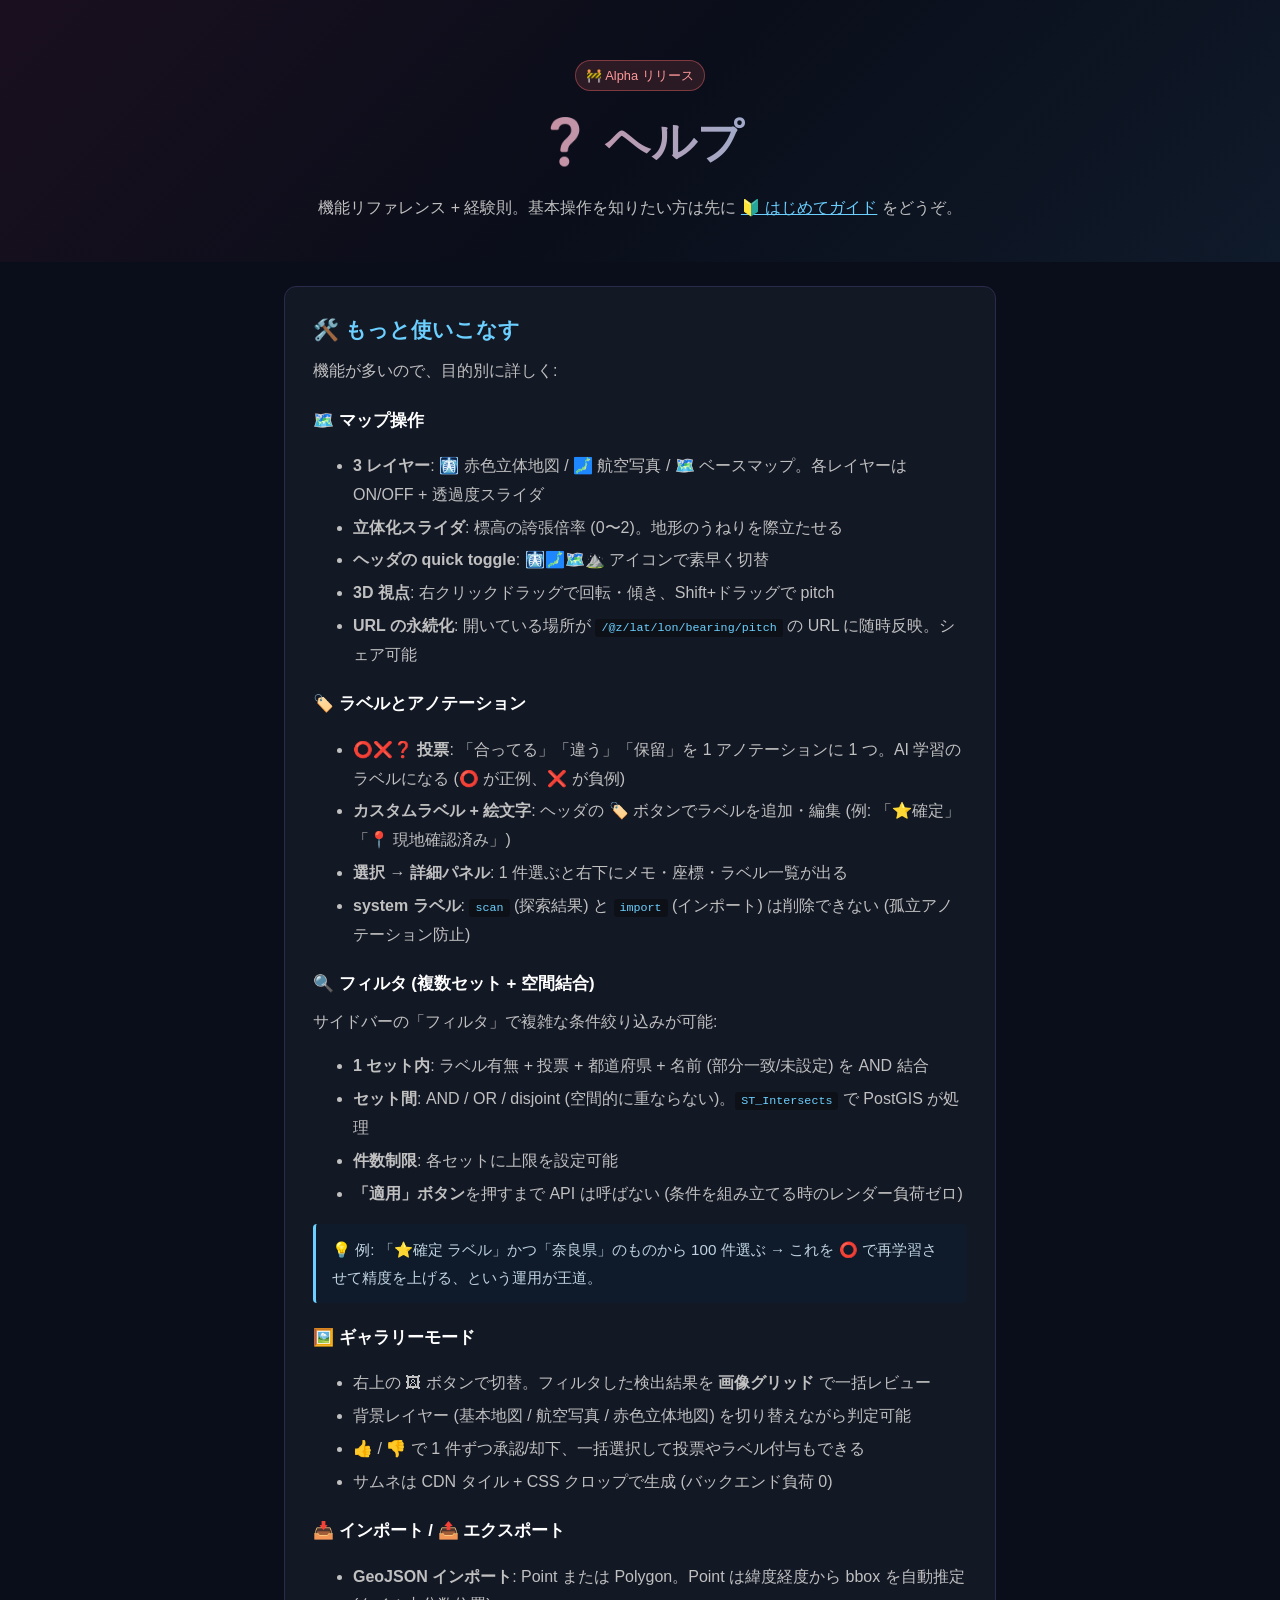
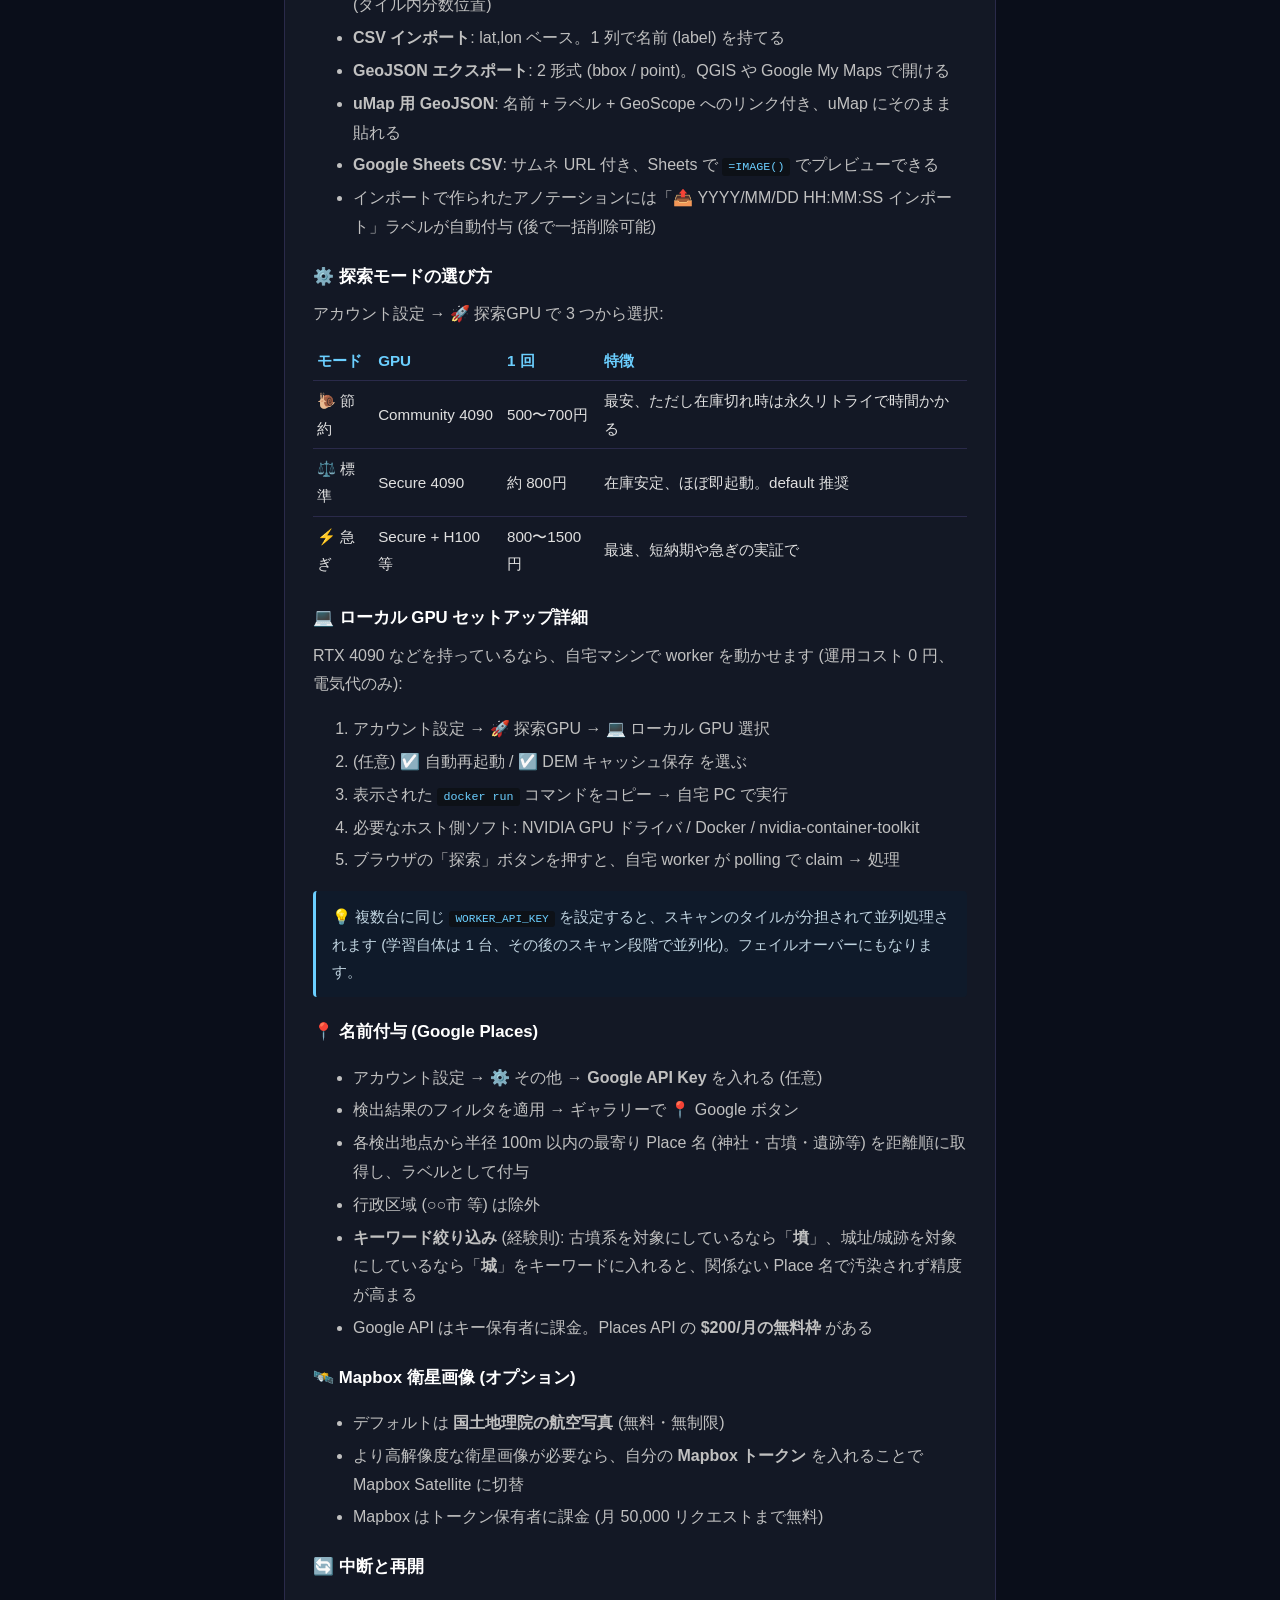
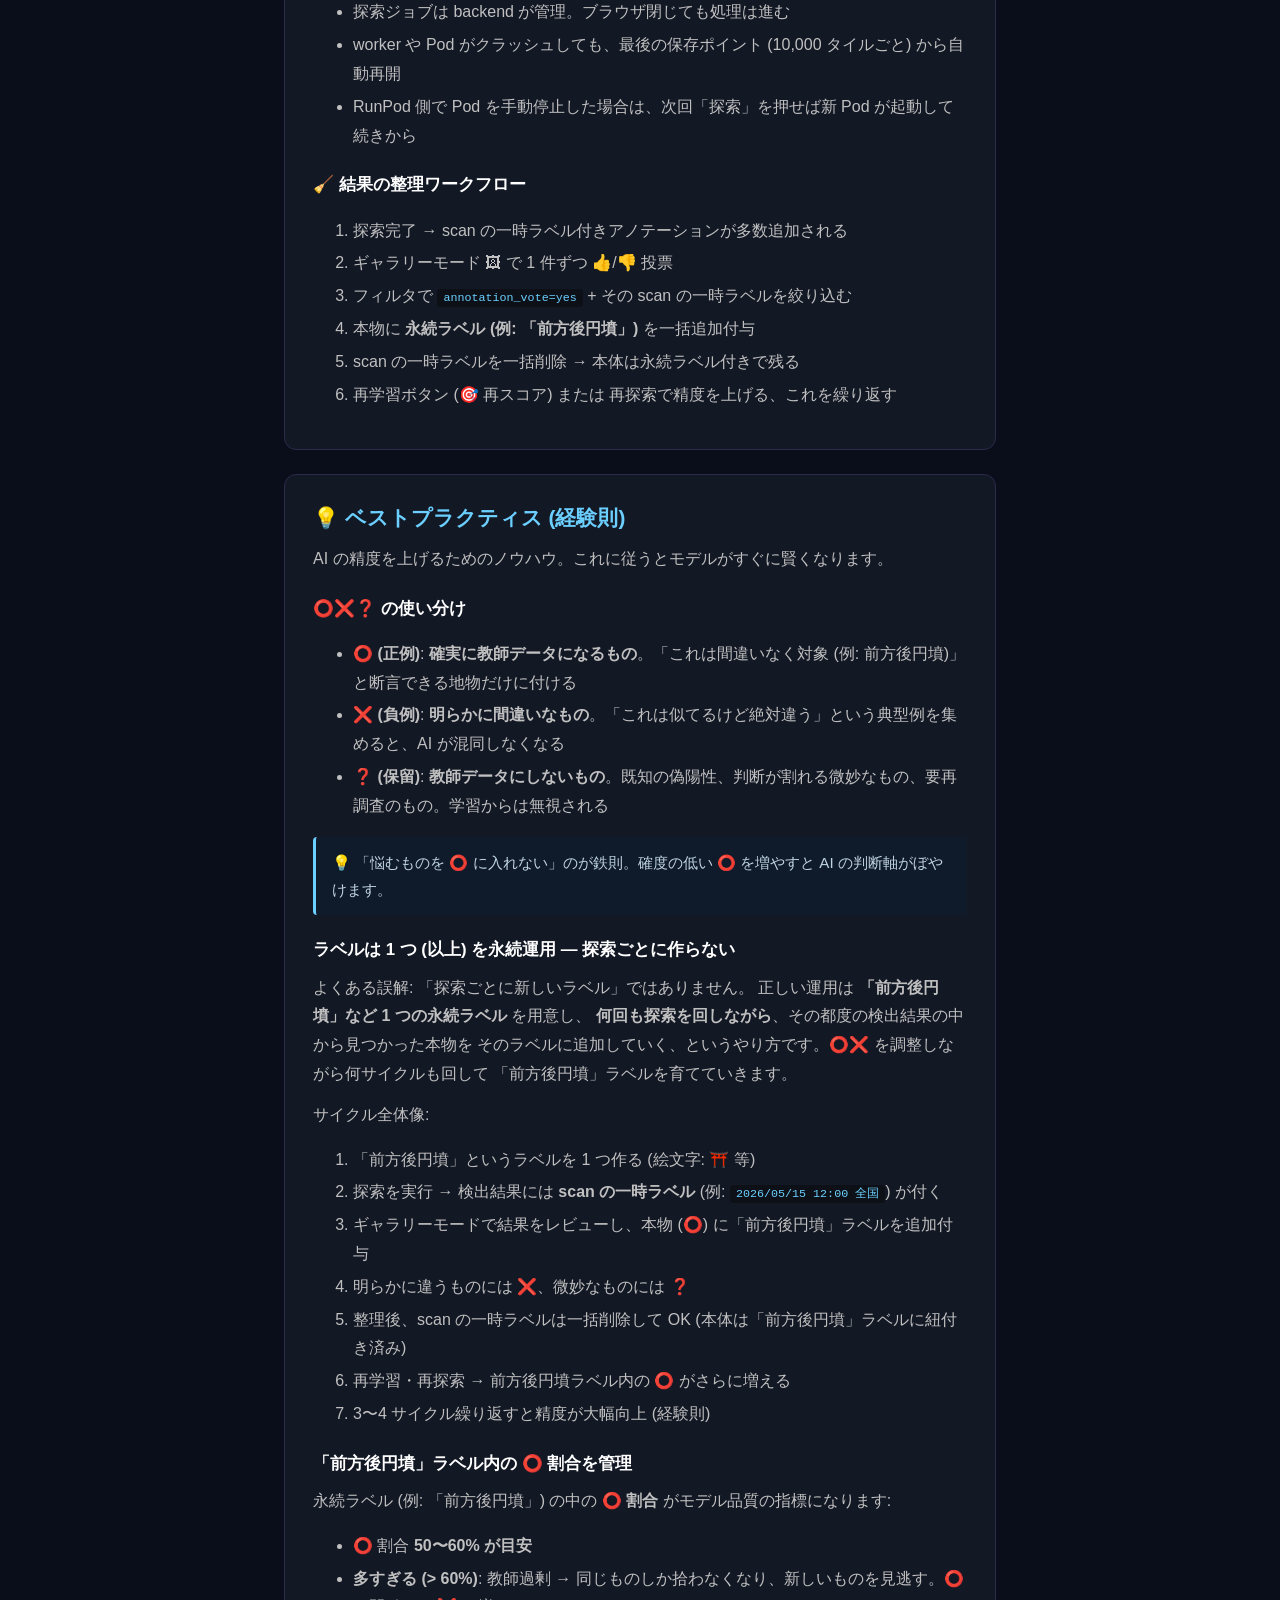
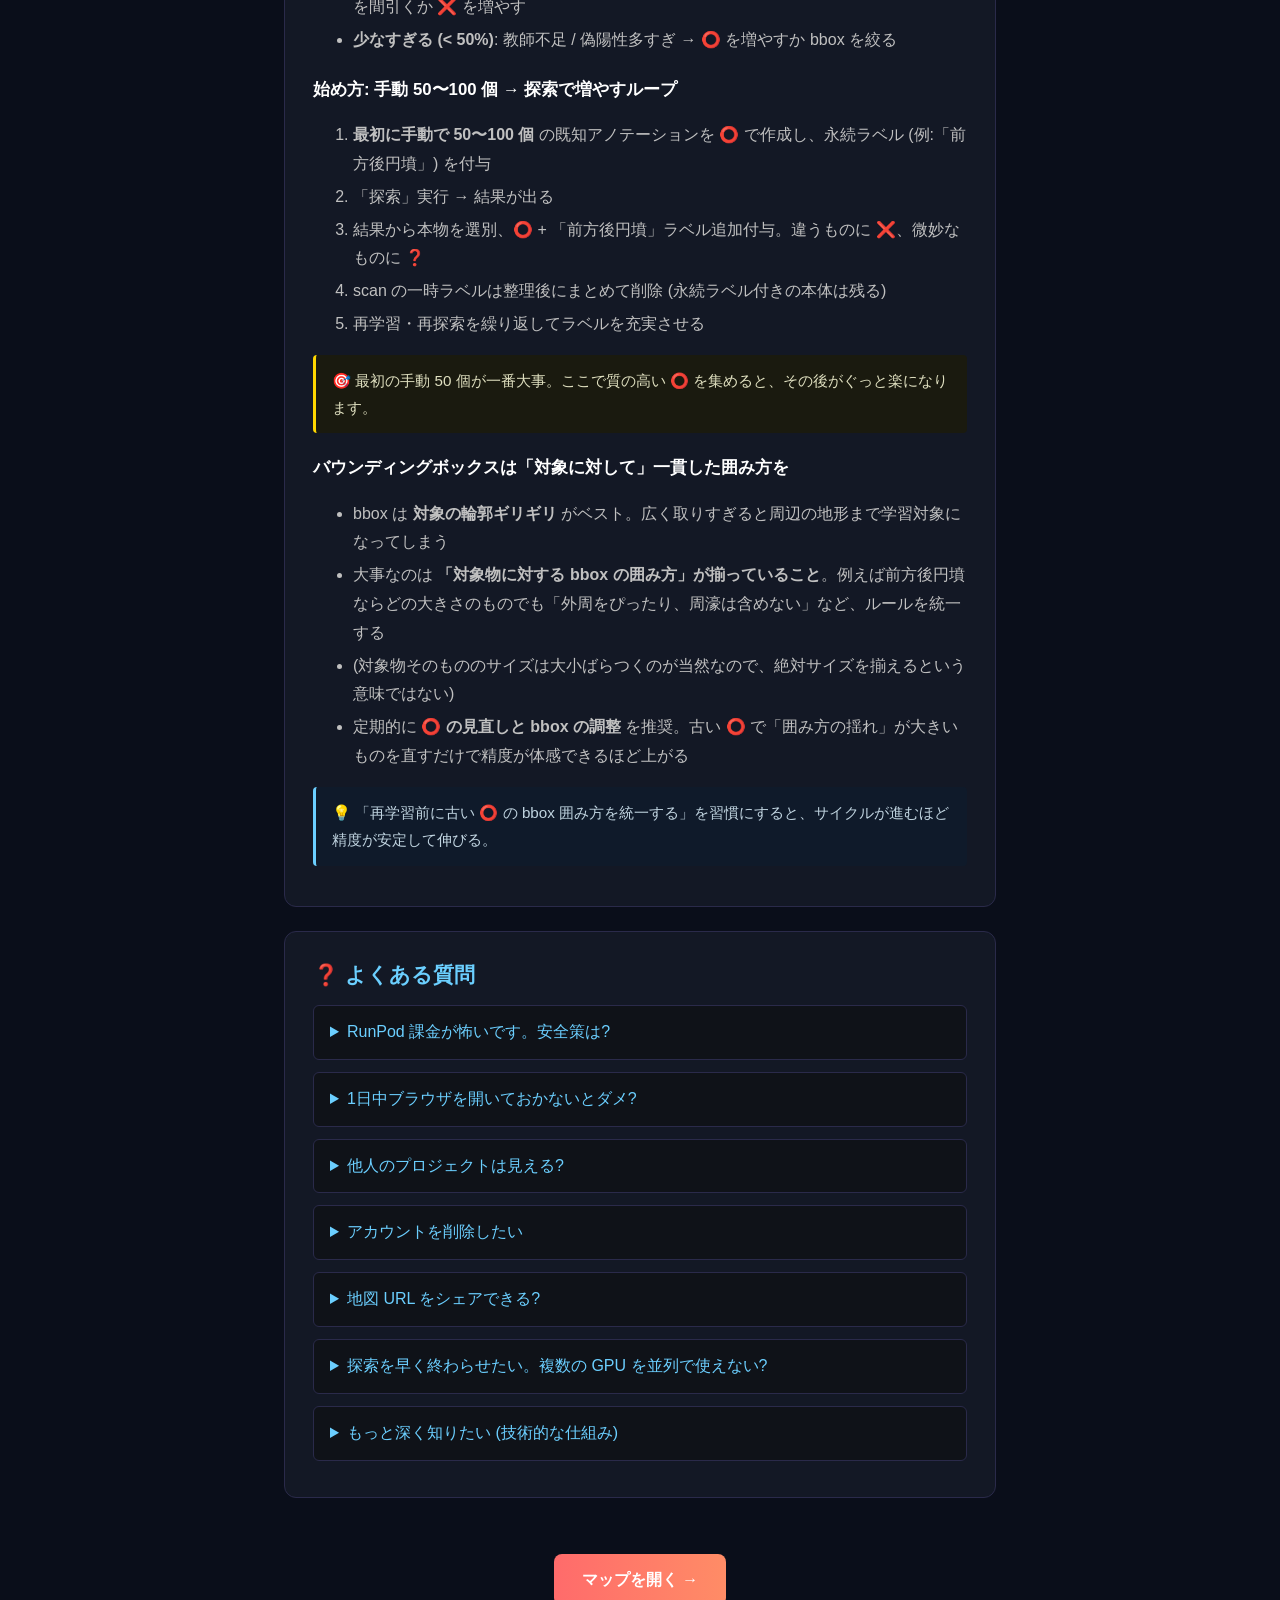
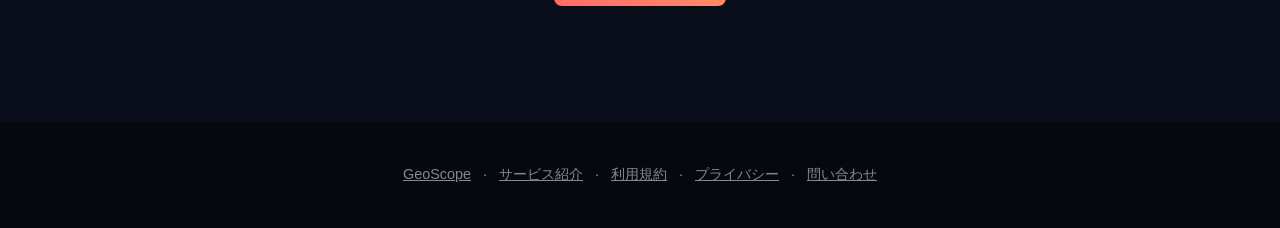
<file: frontend/public/help.html>
<!DOCTYPE html>
<html lang="ja">
<head>
<meta charset="UTF-8">
<title>GeoScope はじめてガイド</title>
<meta name="viewport" content="width=device-width, initial-scale=1">
<meta name="description" content="GeoScope の使い方。赤色立体地図で地形を眺めて、気になる場所を ⭕❌ で印を付けて、AI に学習させて全国スキャン。">
<style>
  *, *::before, *::after { box-sizing: border-box; }
  html, body { margin: 0; padding: 0; }
  body {
    font-family: -apple-system, "Segoe UI", "Hiragino Kaku Gothic ProN", sans-serif;
    background: #0a0e1a;
    color: #e0e0e0;
    line-height: 1.8;
    min-height: 100vh;
  }
  a { color: #6bcfff; }
  .container { max-width: 760px; margin: 0 auto; padding: 24px; }

  header.top {
    padding: 60px 24px 40px;
    background: linear-gradient(135deg, #1a0f1f 0%, #0a0e1a 50%, #0f1a2a 100%);
    text-align: center;
  }
  header.top h1 {
    font-size: clamp(1.8em, 5vw, 2.8em);
    margin: 0 0 12px;
    background: linear-gradient(90deg, #ff6b6b, #6bcfff);
    -webkit-background-clip: text;
    background-clip: text;
    -webkit-text-fill-color: transparent;
  }
  header.top p { color: #c0c0c0; margin: 0; }

  .chapter {
    background: #131825;
    border: 1px solid #2a2a4a;
    border-radius: 12px;
    padding: 24px 28px;
    margin-bottom: 24px;
  }
  .chapter h2 {
    color: #6bcfff;
    margin: 0 0 8px;
    font-size: 1.3em;
    display: flex;
    align-items: center;
    gap: 8px;
  }
  .chapter .step-num {
    background: #6bcfff;
    color: #0a0e1a;
    width: 28px;
    height: 28px;
    border-radius: 50%;
    display: inline-flex;
    align-items: center;
    justify-content: center;
    font-size: 0.85em;
    font-weight: 700;
  }
  .chapter h3 { color: #fff; margin: 20px 0 8px; font-size: 1.05em; }
  .chapter p { color: #c0c0c0; margin: 0 0 12px; }
  .chapter ul, .chapter ol { color: #c0c0c0; }
  .chapter li { margin: 4px 0; }
  .chapter code {
    background: #0d1117;
    padding: 2px 6px;
    border-radius: 3px;
    font-size: 0.9em;
    color: #6bcfff;
  }

  .callout {
    background: #1a0f1f;
    border-left: 3px solid #ff6b6b;
    padding: 12px 16px;
    margin: 16px 0;
    border-radius: 4px;
    color: #e0c0c0;
    font-size: 0.95em;
  }
  .callout.tip {
    background: #0f1a2a;
    border-left-color: #6bcfff;
    color: #c0d4e0;
  }
  .callout.fun {
    background: #1a1a0f;
    border-left-color: #ffd700;
    color: #e0e0c0;
  }

  .btn {
    display: inline-block;
    padding: 12px 28px;
    border-radius: 8px;
    font-weight: 600;
    text-decoration: none;
    background: linear-gradient(90deg, #ff6b6b, #ff8c66);
    color: #fff;
  }

  details {
    margin: 12px 0;
    padding: 12px 16px;
    background: #0f1218;
    border-radius: 6px;
    border: 1px solid #2a2a4a;
  }
  details summary {
    cursor: pointer;
    color: #6bcfff;
    font-weight: 500;
  }
  details[open] summary { margin-bottom: 8px; }
  details p { margin: 8px 0 0; color: #c0c0c0; font-size: 0.95em; }

  footer {
    margin-top: 60px;
    padding: 40px 24px;
    text-align: center;
    background: #06080f;
    color: #888;
    font-size: 0.9em;
  }
  footer a { color: #888; margin: 0 8px; }
</style>
</head>
<body>

<header class="top">
  <div class="container" style="padding: 0;">
    <div style="display:inline-block;padding:3px 10px;margin-bottom:10px;background:#ff6b6b22;border:1px solid #ff6b6b66;border-radius:20px;color:#ff9999;font-size:0.8em;">🚧 Alpha リリース</div>
    <h1>❓ ヘルプ</h1>
    <p>機能リファレンス + 経験則。基本操作を知りたい方は先に <a href="/tutorial.html" style="color:#6bcfff;">🔰 はじめてガイド</a> をどうぞ。</p>
  </div>
</header>

<div class="container">

  <div class="chapter">
    <h2>🛠️ もっと使いこなす</h2>
    <p>機能が多いので、目的別に詳しく:</p>

    <h3>🗺️ マップ操作</h3>
    <ul>
      <li><strong>3 レイヤー</strong>: 🩻 赤色立体地図 / 🗾 航空写真 / 🗺️ ベースマップ。各レイヤーは ON/OFF + 透過度スライダ</li>
      <li><strong>立体化スライダ</strong>: 標高の誇張倍率 (0〜2)。地形のうねりを際立たせる</li>
      <li><strong>ヘッダの quick toggle</strong>: 🩻🗾🗺️⛰️ アイコンで素早く切替</li>
      <li><strong>3D 視点</strong>: 右クリックドラッグで回転・傾き、Shift+ドラッグで pitch</li>
      <li><strong>URL の永続化</strong>: 開いている場所が <code>/@z/lat/lon/bearing/pitch</code> の URL に随時反映。シェア可能</li>
    </ul>

    <h3>🏷️ ラベルとアノテーション</h3>
    <ul>
      <li><strong>⭕❌❓ 投票</strong>: 「合ってる」「違う」「保留」を 1 アノテーションに 1 つ。AI 学習のラベルになる (⭕ が正例、❌ が負例)</li>
      <li><strong>カスタムラベル + 絵文字</strong>: ヘッダの 🏷️ ボタンでラベルを追加・編集 (例: 「⭐確定」「📍 現地確認済み」)</li>
      <li><strong>選択 → 詳細パネル</strong>: 1 件選ぶと右下にメモ・座標・ラベル一覧が出る</li>
      <li><strong>system ラベル</strong>: <code>scan</code> (探索結果) と <code>import</code> (インポート) は削除できない (孤立アノテーション防止)</li>
    </ul>

    <h3>🔍 フィルタ (複数セット + 空間結合)</h3>
    <p>サイドバーの「フィルタ」で複雑な条件絞り込みが可能:</p>
    <ul>
      <li><strong>1 セット内</strong>: ラベル有無 + 投票 + 都道府県 + 名前 (部分一致/未設定) を AND 結合</li>
      <li><strong>セット間</strong>: AND / OR / disjoint (空間的に重ならない)。<code>ST_Intersects</code> で PostGIS が処理</li>
      <li><strong>件数制限</strong>: 各セットに上限を設定可能</li>
      <li><strong>「適用」ボタン</strong>を押すまで API は呼ばない (条件を組み立てる時のレンダー負荷ゼロ)</li>
    </ul>
    <div class="callout tip">
      💡 例: 「⭐確定 ラベル」かつ「奈良県」のものから 100 件選ぶ → これを ⭕ で再学習させて精度を上げる、という運用が王道。
    </div>

    <h3>🖼️ ギャラリーモード</h3>
    <ul>
      <li>右上の 🖼 ボタンで切替。フィルタした検出結果を <strong>画像グリッド</strong> で一括レビュー</li>
      <li>背景レイヤー (基本地図 / 航空写真 / 赤色立体地図) を切り替えながら判定可能</li>
      <li>👍 / 👎 で 1 件ずつ承認/却下、一括選択して投票やラベル付与もできる</li>
      <li>サムネは CDN タイル + CSS クロップで生成 (バックエンド負荷 0)</li>
    </ul>

    <h3>📥 インポート / 📤 エクスポート</h3>
    <ul>
      <li><strong>GeoJSON インポート</strong>: Point または Polygon。Point は緯度経度から bbox を自動推定 (タイル内分数位置)</li>
      <li><strong>CSV インポート</strong>: lat,lon ベース。1 列で名前 (label) を持てる</li>
      <li><strong>GeoJSON エクスポート</strong>: 2 形式 (bbox / point)。QGIS や Google My Maps で開ける</li>
      <li><strong>uMap 用 GeoJSON</strong>: 名前 + ラベル + GeoScope へのリンク付き、uMap にそのまま貼れる</li>
      <li><strong>Google Sheets CSV</strong>: サムネ URL 付き、Sheets で <code>=IMAGE()</code> でプレビューできる</li>
      <li>インポートで作られたアノテーションには「📤 YYYY/MM/DD HH:MM:SS インポート」ラベルが自動付与 (後で一括削除可能)</li>
    </ul>

    <h3>⚙️ 探索モードの選び方</h3>
    <p>アカウント設定 → 🚀 探索GPU で 3 つから選択:</p>
    <table style="width:100%;font-size:0.95em;border-collapse:collapse;margin:8px 0;">
      <tr style="border-bottom:1px solid #2a2a4a;color:#6bcfff;text-align:left;">
        <th style="padding:6px 4px;">モード</th>
        <th style="padding:6px 4px;">GPU</th>
        <th style="padding:6px 4px;">1 回</th>
        <th style="padding:6px 4px;">特徴</th>
      </tr>
      <tr style="border-bottom:1px solid #2a2a4a;">
        <td style="padding:6px 4px;">🐌 節約</td><td style="padding:6px 4px;">Community 4090</td><td style="padding:6px 4px;">500〜700円</td>
        <td style="padding:6px 4px;">最安、ただし在庫切れ時は永久リトライで時間かかる</td>
      </tr>
      <tr style="border-bottom:1px solid #2a2a4a;">
        <td style="padding:6px 4px;">⚖️ 標準</td><td style="padding:6px 4px;">Secure 4090</td><td style="padding:6px 4px;">約 800円</td>
        <td style="padding:6px 4px;">在庫安定、ほぼ即起動。default 推奨</td>
      </tr>
      <tr>
        <td style="padding:6px 4px;">⚡ 急ぎ</td><td style="padding:6px 4px;">Secure + H100 等</td><td style="padding:6px 4px;">800〜1500円</td>
        <td style="padding:6px 4px;">最速、短納期や急ぎの実証で</td>
      </tr>
    </table>

    <h3>💻 ローカル GPU セットアップ詳細</h3>
    <p>RTX 4090 などを持っているなら、自宅マシンで worker を動かせます (運用コスト 0 円、電気代のみ):</p>
    <ol>
      <li>アカウント設定 → 🚀 探索GPU → 💻 ローカル GPU 選択</li>
      <li>(任意) ☑️ 自動再起動 / ☑️ DEM キャッシュ保存 を選ぶ</li>
      <li>表示された <code>docker run</code> コマンドをコピー → 自宅 PC で実行</li>
      <li>必要なホスト側ソフト: NVIDIA GPU ドライバ / Docker / nvidia-container-toolkit</li>
      <li>ブラウザの「探索」ボタンを押すと、自宅 worker が polling で claim → 処理</li>
    </ol>
    <div class="callout tip">
      💡 複数台に同じ <code>WORKER_API_KEY</code> を設定すると、スキャンのタイルが分担されて並列処理されます (学習自体は 1 台、その後のスキャン段階で並列化)。フェイルオーバーにもなります。
    </div>

    <h3>📍 名前付与 (Google Places)</h3>
    <ul>
      <li>アカウント設定 → ⚙️ その他 → <strong>Google API Key</strong> を入れる (任意)</li>
      <li>検出結果のフィルタを適用 → ギャラリーで 📍 Google ボタン</li>
      <li>各検出地点から半径 100m 以内の最寄り Place 名 (神社・古墳・遺跡等) を距離順に取得し、ラベルとして付与</li>
      <li>行政区域 (○○市 等) は除外</li>
      <li><strong>キーワード絞り込み</strong> (経験則): 古墳系を対象にしているなら「<strong>墳</strong>」、城址/城跡を対象にしているなら「<strong>城</strong>」をキーワードに入れると、関係ない Place 名で汚染されず精度が高まる</li>
      <li>Google API はキー保有者に課金。Places API の <strong>$200/月の無料枠</strong> がある</li>
    </ul>

    <h3>🛰️ Mapbox 衛星画像 (オプション)</h3>
    <ul>
      <li>デフォルトは <strong>国土地理院の航空写真</strong> (無料・無制限)</li>
      <li>より高解像度な衛星画像が必要なら、自分の <strong>Mapbox トークン</strong> を入れることで Mapbox Satellite に切替</li>
      <li>Mapbox はトークン保有者に課金 (月 50,000 リクエストまで無料)</li>
    </ul>

    <h3>🔄 中断と再開</h3>
    <ul>
      <li>探索ジョブは backend が管理。ブラウザ閉じても処理は進む</li>
      <li>worker や Pod がクラッシュしても、最後の保存ポイント (10,000 タイルごと) から自動再開</li>
      <li>RunPod 側で Pod を手動停止した場合は、次回「探索」を押せば新 Pod が起動して続きから</li>
    </ul>

    <h3>🧹 結果の整理ワークフロー</h3>
    <ol>
      <li>探索完了 → scan の一時ラベル付きアノテーションが多数追加される</li>
      <li>ギャラリーモード 🖼 で 1 件ずつ 👍/👎 投票</li>
      <li>フィルタで <code>annotation_vote=yes</code> + その scan の一時ラベルを絞り込む</li>
      <li>本物に <strong>永続ラベル (例: 「前方後円墳」)</strong> を一括追加付与</li>
      <li>scan の一時ラベルを一括削除 → 本体は永続ラベル付きで残る</li>
      <li>再学習ボタン (🎯 再スコア) または 再探索で精度を上げる、これを繰り返す</li>
    </ol>
  </div>

  <div class="chapter">
    <h2>💡 ベストプラクティス (経験則)</h2>
    <p>
      AI の精度を上げるためのノウハウ。これに従うとモデルがすぐに賢くなります。
    </p>

    <h3>⭕❌❓ の使い分け</h3>
    <ul>
      <li><strong>⭕ (正例)</strong>: <strong>確実に教師データになるもの</strong>。「これは間違いなく対象 (例: 前方後円墳)」と断言できる地物だけに付ける</li>
      <li><strong>❌ (負例)</strong>: <strong>明らかに間違いなもの</strong>。「これは似てるけど絶対違う」という典型例を集めると、AI が混同しなくなる</li>
      <li><strong>❓ (保留)</strong>: <strong>教師データにしないもの</strong>。既知の偽陽性、判断が割れる微妙なもの、要再調査のもの。学習からは無視される</li>
    </ul>
    <div class="callout tip">
      💡 「悩むものを ⭕ に入れない」のが鉄則。確度の低い ⭕ を増やすと AI の判断軸がぼやけます。
    </div>

    <h3>ラベルは 1 つ (以上) を永続運用 — 探索ごとに作らない</h3>
    <p>
      よくある誤解: 「探索ごとに新しいラベル」ではありません。
      正しい運用は <strong>「前方後円墳」など 1 つの永続ラベル</strong> を用意し、
      <strong>何回も探索を回しながら</strong>、その都度の検出結果の中から見つかった本物を
      そのラベルに追加していく、というやり方です。⭕❌ を調整しながら何サイクルも回して
      「前方後円墳」ラベルを育てていきます。
    </p>
    <p>サイクル全体像:</p>
    <ol>
      <li>「前方後円墳」というラベルを 1 つ作る (絵文字: ⛩️ 等)</li>
      <li>探索を実行 → 検出結果には <strong>scan の一時ラベル</strong> (例: <code>2026/05/15 12:00 全国</code>) が付く</li>
      <li>ギャラリーモードで結果をレビューし、本物 (⭕) に「前方後円墳」ラベルを追加付与</li>
      <li>明らかに違うものには ❌、微妙なものには ❓</li>
      <li>整理後、scan の一時ラベルは一括削除して OK (本体は「前方後円墳」ラベルに紐付き済み)</li>
      <li>再学習・再探索 → 前方後円墳ラベル内の ⭕ がさらに増える</li>
      <li>3〜4 サイクル繰り返すと精度が大幅向上 (経験則)</li>
    </ol>

    <h3>「前方後円墳」ラベル内の ⭕ 割合を管理</h3>
    <p>
      永続ラベル (例: 「前方後円墳」) の中の <strong>⭕ 割合</strong> がモデル品質の指標になります:
    </p>
    <ul>
      <li>⭕ 割合 <strong>50〜60% が目安</strong></li>
      <li><strong>多すぎる (&gt; 60%)</strong>: 教師過剰 → 同じものしか拾わなくなり、新しいものを見逃す。⭕ を間引くか ❌ を増やす</li>
      <li><strong>少なすぎる (&lt; 50%)</strong>: 教師不足 / 偽陽性多すぎ → ⭕ を増やすか bbox を絞る</li>
    </ul>

    <h3>始め方: 手動 50〜100 個 → 探索で増やすループ</h3>
    <ol>
      <li><strong>最初に手動で 50〜100 個</strong> の既知アノテーションを ⭕ で作成し、永続ラベル (例:「前方後円墳」) を付与</li>
      <li>「探索」実行 → 結果が出る</li>
      <li>結果から本物を選別、⭕ + 「前方後円墳」ラベル追加付与。違うものに ❌、微妙なものに ❓</li>
      <li>scan の一時ラベルは整理後にまとめて削除 (永続ラベル付きの本体は残る)</li>
      <li>再学習・再探索を繰り返してラベルを充実させる</li>
    </ol>
    <div class="callout fun">
      🎯 最初の手動 50 個が一番大事。ここで質の高い ⭕ を集めると、その後がぐっと楽になります。
    </div>

    <h3>バウンディングボックスは「対象に対して」一貫した囲み方を</h3>
    <ul>
      <li>bbox は <strong>対象の輪郭ギリギリ</strong> がベスト。広く取りすぎると周辺の地形まで学習対象になってしまう</li>
      <li>大事なのは <strong>「対象物に対する bbox の囲み方」が揃っていること</strong>。例えば前方後円墳ならどの大きさのものでも「外周をぴったり、周濠は含めない」など、ルールを統一する</li>
      <li>(対象物そのもののサイズは大小ばらつくのが当然なので、絶対サイズを揃えるという意味ではない)</li>
      <li>定期的に <strong>⭕ の見直しと bbox の調整</strong> を推奨。古い ⭕ で「囲み方の揺れ」が大きいものを直すだけで精度が体感できるほど上がる</li>
    </ul>
    <div class="callout tip">
      💡 「再学習前に古い ⭕ の bbox 囲み方を統一する」を習慣にすると、サイクルが進むほど精度が安定して伸びる。
    </div>
  </div>

  <div class="chapter">
    <h2>❓ よくある質問</h2>

    <details>
      <summary>RunPod 課金が怖いです。安全策は?</summary>
      <p>RunPod ダッシュボードで「Spending Limit」を月額 $20 などに設定できます。GeoScope 側からは料金を発生させる操作 (Pod 起動) しかしないので、上限を設けておけば暴走しません。</p>
    </details>

    <details>
      <summary>1日中ブラウザを開いておかないとダメ?</summary>
      <p>不要です。探索ジョブは backend が管理しているので、ブラウザを閉じても進みます。結果は次回ログイン時に表示されます。</p>
    </details>

    <details>
      <summary>他人のプロジェクトは見える?</summary>
      <p>見えません。プロジェクト・アノテーション・検出結果はすべて作成者本人にのみ表示されます。AI 学習もユーザー単位で完全に独立しています。</p>
    </details>

    <details>
      <summary>アカウントを削除したい</summary>
      <p>右上のアバター → アカウント設定 → 「アカウント削除」。プロジェクト・アノテーション・検出結果はすべて即時削除されます (復旧不可)。</p>
    </details>

    <details>
      <summary>地図 URL をシェアできる?</summary>
      <p><code>/@z/lat/lon/bearing/pitch</code> の URL は誰でも閲覧できます (OG メタタグ付き)。Twitter や Discord に貼ると地図の位置と方角がそのまま再現されます。</p>
    </details>

    <details>
      <summary>探索を早く終わらせたい。複数の GPU を並列で使えない?</summary>
      <p>現状は 1 ユーザー = 1 GPU で固定です (RunPod 在庫を抑える設計)。早く終わらせたい場合の代替策:</p>
      <ul>
        <li>「⚡ 急ぎモード」で H100 等の高性能 GPU を選ぶ → スキャン時間 1/2 程度</li>
        <li>自分のローカル GPU と RunPod を <strong>同時に</strong> 動かす (両方に同じワーカー API キーを設定するとスキャン段階でタイルが分担される)</li>
        <li>探索範囲を都道府県等で絞る → タイル数が全国の数% で済む</li>
      </ul>
      <p>「同一ユーザーが複数 RunPod GPU を並列で動かす」設定 UI は今後の検討項目です。</p>
    </details>

    <details>
      <summary>もっと深く知りたい (技術的な仕組み)</summary>
      <p>ソースコードは <a href="https://github.com/task-jp/geoscope-worker" target="_blank">geoscope-worker (AGPL-3.0)</a> で公開しています。150% 拡張タイルやマルチクラス学習の工夫は README とソースに書かれています。</p>
    </details>
  </div>

  <div style="text-align: center; padding: 32px 0;">
    <a href="/" class="btn">マップを開く →</a>
  </div>

</div>

<footer>
  <div>
    <a href="/">GeoScope</a> ·
    <a href="/landing.html">サービス紹介</a> ·
    <a href="/terms.html">利用規約</a> ·
    <a href="/privacy.html">プライバシー</a> ·
    <a href="https://github.com/task-jp/geoscope/issues" target="_blank">問い合わせ</a>
  </div>
</footer>

</body>
</html>
</file>
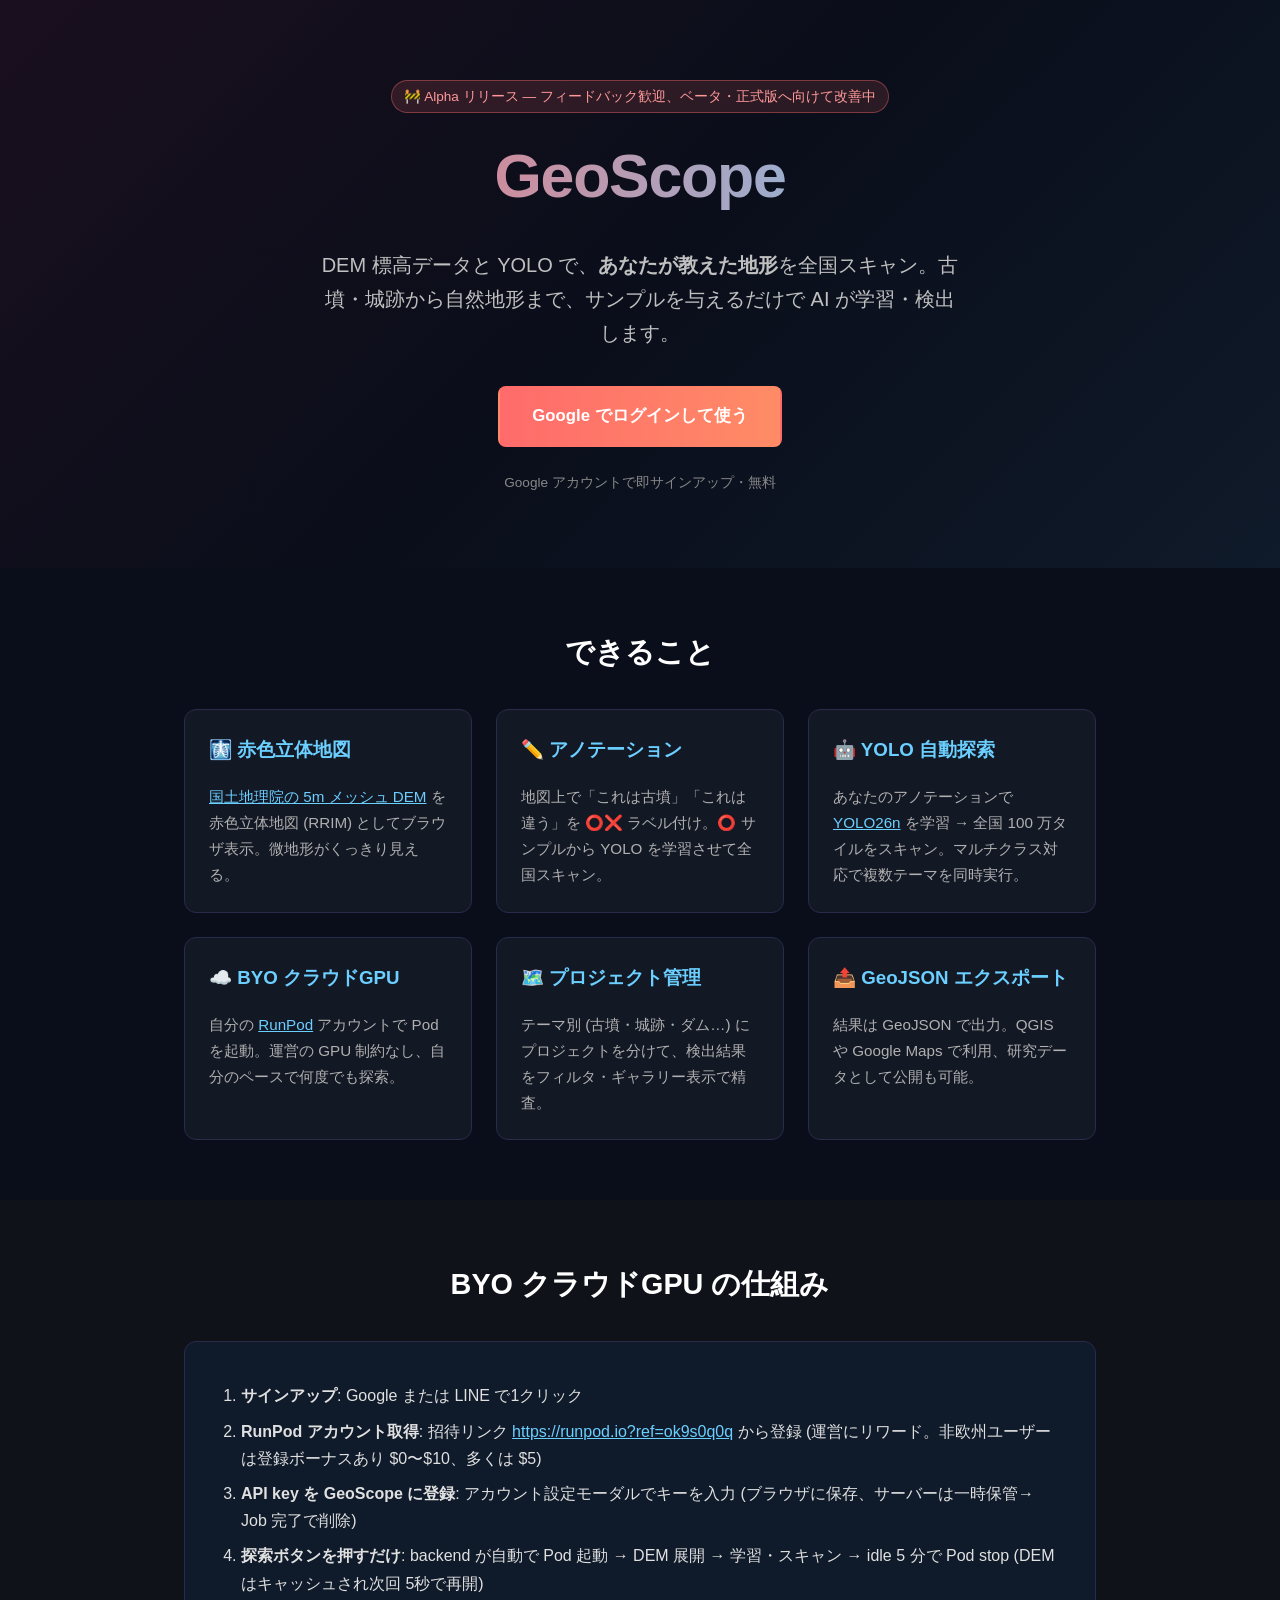
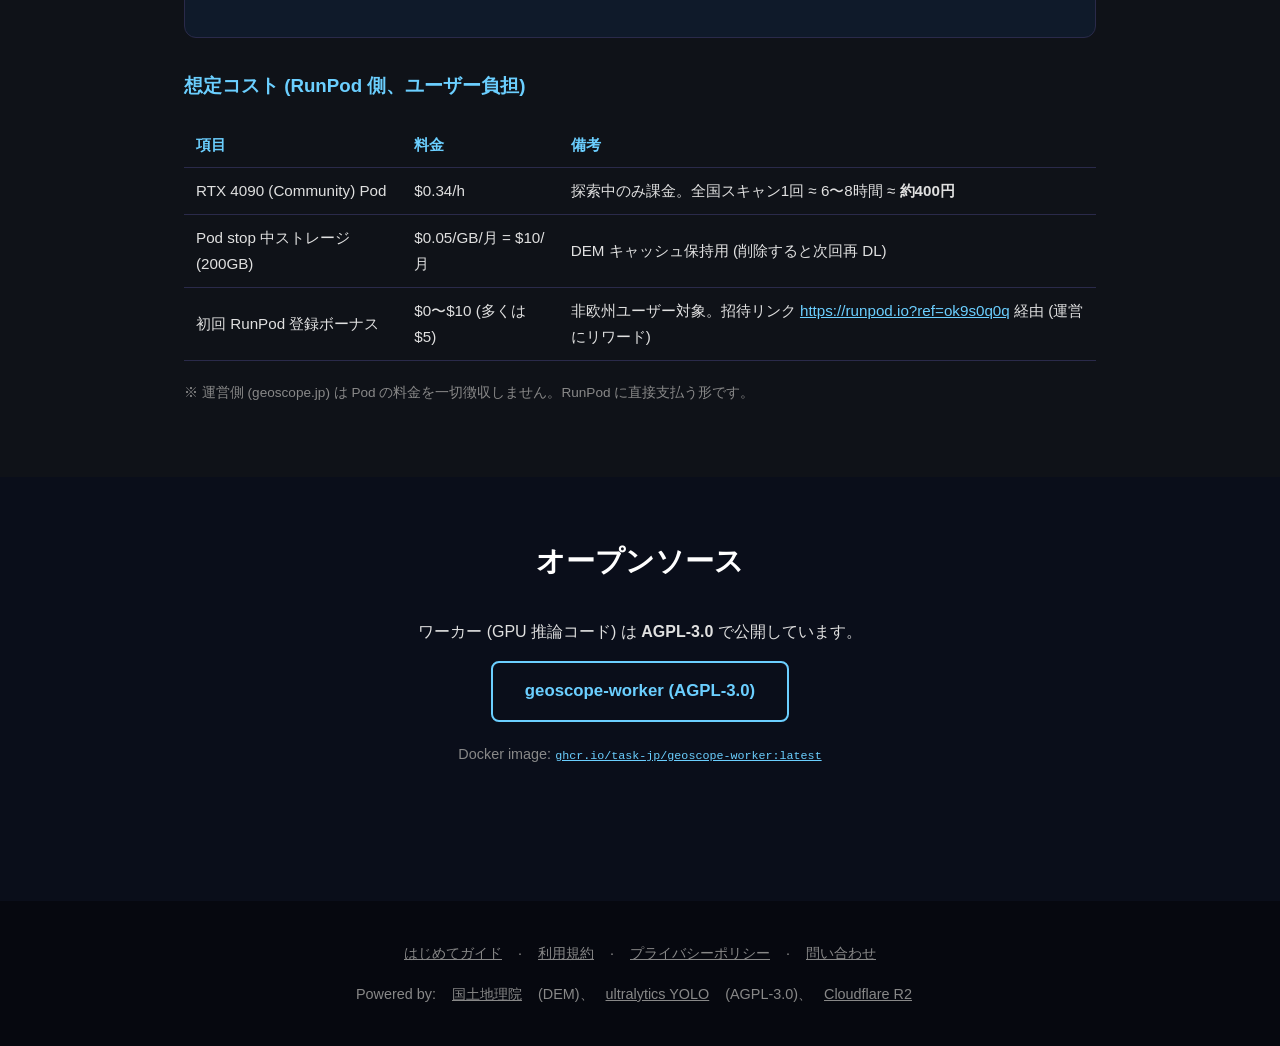
<file: frontend/public/landing.html>
<!DOCTYPE html>
<html lang="ja">
<head>
<meta charset="UTF-8">
<title>GeoScope — DEM 標高データから地形特徴を AI で発見</title>
<meta name="viewport" content="width=device-width, initial-scale=1">
<meta name="description" content="赤色立体地図 + YOLO で、あなたが教えた地形を全国スキャン。古墳でも城跡でも自然地形でも、サンプルを与えるだけで AI が学習・検出します。">
<meta property="og:title" content="GeoScope">
<meta property="og:description" content="赤色立体地図 + YOLO で、あなたが定義した任意の地形を全国 AI 自動検出。BYO クラウドGPU 対応。">
<meta property="og:type" content="website">
<meta property="og:image" content="/favicon-512.png">
<meta name="twitter:card" content="summary">
<style>
  *, *::before, *::after { box-sizing: border-box; }
  html, body { margin: 0; padding: 0; }
  body {
    font-family: -apple-system, "Segoe UI", "Hiragino Kaku Gothic ProN", sans-serif;
    background: #0a0e1a;
    color: #e0e0e0;
    line-height: 1.7;
    min-height: 100vh;
  }
  a { color: #6bcfff; }
  .container { max-width: 960px; margin: 0 auto; padding: 0 24px; }

  /* ヒーロー */
  .hero {
    padding: 80px 24px 60px;
    background: linear-gradient(135deg, #1a0f1f 0%, #0a0e1a 50%, #0f1a2a 100%);
    text-align: center;
    position: relative;
    overflow: hidden;
  }
  .hero h1 {
    font-size: clamp(2.2em, 6vw, 3.8em);
    margin: 0 0 20px;
    background: linear-gradient(90deg, #ff6b6b, #6bcfff);
    -webkit-background-clip: text;
    background-clip: text;
    -webkit-text-fill-color: transparent;
    letter-spacing: -0.02em;
  }
  .hero .lead {
    font-size: 1.25em;
    color: #c0c0c0;
    max-width: 640px;
    margin: 0 auto 36px;
  }
  .cta-row { display: flex; gap: 16px; justify-content: center; flex-wrap: wrap; }
  .btn {
    display: inline-block;
    padding: 14px 32px;
    border-radius: 8px;
    font-size: 1.05em;
    font-weight: 600;
    text-decoration: none;
    cursor: pointer;
    border: 2px solid transparent;
    transition: transform 0.1s, box-shadow 0.2s;
  }
  .btn-primary { background: linear-gradient(90deg, #ff6b6b, #ff8c66); color: #fff; }
  .btn-outline { border-color: #6bcfff; color: #6bcfff; background: transparent; }
  .btn:hover { transform: translateY(-1px); box-shadow: 0 4px 16px rgba(255, 107, 107, 0.3); }

  /* セクション */
  section { padding: 60px 0; }
  section h2 {
    font-size: 1.8em;
    margin: 0 0 32px;
    text-align: center;
    color: #fff;
  }
  .features { display: grid; grid-template-columns: repeat(auto-fit, minmax(260px, 1fr)); gap: 24px; }
  .feature {
    background: #131825;
    border: 1px solid #2a2a4a;
    border-radius: 12px;
    padding: 24px;
  }
  .feature h3 { margin-top: 0; color: #6bcfff; }
  .feature p { color: #b0b0b0; font-size: 0.95em; margin-bottom: 0; }

  /* BYO 説明 */
  .byo-box {
    background: #0f1a2a;
    border: 1px solid #2a2a4a;
    border-radius: 12px;
    padding: 32px;
    margin: 24px 0;
  }
  .byo-box ol { margin: 0; padding-left: 24px; }
  .byo-box li { margin: 8px 0; }

  .price-table { width: 100%; border-collapse: collapse; font-size: 0.95em; margin: 20px 0; }
  .price-table th, .price-table td {
    border-bottom: 1px solid #2a2a4a;
    padding: 10px 12px;
    text-align: left;
  }
  .price-table th { color: #6bcfff; }

  /* フッター */
  footer {
    margin-top: 60px;
    padding: 40px 24px;
    text-align: center;
    background: #06080f;
    color: #888;
    font-size: 0.9em;
  }
  footer a { color: #888; margin: 0 12px; }
</style>
</head>
<body>

<header class="hero">
  <div class="container">
    <div style="display:inline-block;padding:4px 12px;margin-bottom:12px;background:#ff6b6b22;border:1px solid #ff6b6b66;border-radius:20px;color:#ff9999;font-size:0.85em;">🚧 Alpha リリース — フィードバック歓迎、ベータ・正式版へ向けて改善中</div>
    <h1>GeoScope</h1>
    <p class="lead">
      DEM 標高データと YOLO で、<strong>あなたが教えた地形</strong>を全国スキャン。古墳・城跡から自然地形まで、サンプルを与えるだけで AI が学習・検出します。
    </p>
    <div class="cta-row">
      <a href="/api/auth/google/login" class="btn btn-primary" id="cta-login">Google でログインして使う</a>
    </div>
    <p style="font-size: 0.85em; color: #888; margin-top: 24px;">
      Google アカウントで即サインアップ・無料
    </p>
  </div>
</header>

<section>
  <div class="container">
    <h2>できること</h2>
    <div class="features">
      <div class="feature">
        <h3>🩻 赤色立体地図</h3>
        <p><a href="https://fgd.gsi.go.jp/download/menu.php" target="_blank" rel="noopener">国土地理院の 5m メッシュ DEM</a> を赤色立体地図 (RRIM) としてブラウザ表示。微地形がくっきり見える。</p>
      </div>
      <div class="feature">
        <h3>✏️ アノテーション</h3>
        <p>地図上で「これは古墳」「これは違う」を ⭕❌ ラベル付け。⭕ サンプルから YOLO を学習させて全国スキャン。</p>
      </div>
      <div class="feature">
        <h3>🤖 YOLO 自動探索</h3>
        <p>あなたのアノテーションで <a href="https://docs.ultralytics.com/models/yolo26/" target="_blank" rel="noopener">YOLO26n</a> を学習 → 全国 100 万タイルをスキャン。マルチクラス対応で複数テーマを同時実行。</p>
      </div>
      <div class="feature">
        <h3>☁️ BYO クラウドGPU</h3>
        <p>自分の <a href="https://runpod.io?ref=ok9s0q0q" target="_blank">RunPod</a> アカウントで Pod を起動。運営の GPU 制約なし、自分のペースで何度でも探索。</p>
      </div>
      <div class="feature">
        <h3>🗺️ プロジェクト管理</h3>
        <p>テーマ別 (古墳・城跡・ダム…) にプロジェクトを分けて、検出結果をフィルタ・ギャラリー表示で精査。</p>
      </div>
      <div class="feature">
        <h3>📤 GeoJSON エクスポート</h3>
        <p>結果は GeoJSON で出力。QGIS や Google Maps で利用、研究データとして公開も可能。</p>
      </div>
    </div>
  </div>
</section>

<section style="background: #0f1218;">
  <div class="container">
    <h2>BYO クラウドGPU の仕組み</h2>
    <div class="byo-box">
      <ol>
        <li><strong>サインアップ</strong>: Google または LINE で1クリック</li>
        <li><strong>RunPod アカウント取得</strong>: 招待リンク <a href="https://runpod.io?ref=ok9s0q0q" target="_blank">https://runpod.io?ref=ok9s0q0q</a> から登録 (運営にリワード。非欧州ユーザーは登録ボーナスあり $0〜$10、多くは $5)</li>
        <li><strong>API key を GeoScope に登録</strong>: アカウント設定モーダルでキーを入力 (ブラウザに保存、サーバーは一時保管→ Job 完了で削除)</li>
        <li><strong>探索ボタンを押すだけ</strong>: backend が自動で Pod 起動 → DEM 展開 → 学習・スキャン → idle 5 分で Pod stop (DEM はキャッシュされ次回 5秒で再開)</li>
      </ol>
    </div>

    <h3 style="margin-top:32px;color:#6bcfff;">想定コスト (RunPod 側、ユーザー負担)</h3>
    <table class="price-table">
      <tr><th>項目</th><th>料金</th><th>備考</th></tr>
      <tr><td>RTX 4090 (Community) Pod</td><td>$0.34/h</td><td>探索中のみ課金。全国スキャン1回 ≈ 6〜8時間 ≈ <strong>約400円</strong></td></tr>
      <tr><td>Pod stop 中ストレージ (200GB)</td><td>$0.05/GB/月 = $10/月</td><td>DEM キャッシュ保持用 (削除すると次回再 DL)</td></tr>
      <tr><td>初回 RunPod 登録ボーナス</td><td>$0〜$10 (多くは $5)</td><td>非欧州ユーザー対象。招待リンク <a href="https://runpod.io?ref=ok9s0q0q" target="_blank">https://runpod.io?ref=ok9s0q0q</a> 経由 (運営にリワード)</td></tr>
    </table>
    <p style="font-size: 0.85em; color: #888;">
      ※ 運営側 (geoscope.jp) は Pod の料金を一切徴収しません。RunPod に直接支払う形です。
    </p>
  </div>
</section>

<section>
  <div class="container">
    <h2>オープンソース</h2>
    <p style="text-align:center;">
      ワーカー (GPU 推論コード) は <strong>AGPL-3.0</strong> で公開しています。
    </p>
    <div class="cta-row">
      <a href="https://github.com/task-jp/geoscope-worker" target="_blank" rel="noopener" class="btn btn-outline">geoscope-worker (AGPL-3.0)</a>
    </div>
    <p style="text-align:center; color:#888; font-size:0.9em; margin-top:20px;">
      Docker image: <a href="https://github.com/task-jp/geoscope-worker/pkgs/container/geoscope-worker" target="_blank" rel="noopener"><code>ghcr.io/task-jp/geoscope-worker:latest</code></a>
    </p>
  </div>
</section>

<footer>
  <div>
    <a href="/help.html">はじめてガイド</a> ·
    <a href="/terms.html">利用規約</a> ·
    <a href="/privacy.html">プライバシーポリシー</a> ·
    <a href="https://github.com/task-jp/geoscope/issues" target="_blank" rel="noopener">問い合わせ</a>
  </div>
  <p style="margin: 16px 0 0;">
    Powered by: <a href="https://www.gsi.go.jp/" target="_blank" rel="noopener">国土地理院</a> (DEM)、<a href="https://github.com/ultralytics/ultralytics" target="_blank" rel="noopener">ultralytics YOLO</a> (AGPL-3.0)、<a href="https://www.cloudflare.com/products/r2/" target="_blank" rel="noopener">Cloudflare R2</a>
  </p>
</footer>

<script>
  // 既にログイン済みなら SPA に飛ばす
  if (localStorage.getItem('token')) {
    location.href = '/';
  }
</script>

</body>
</html>
</file>
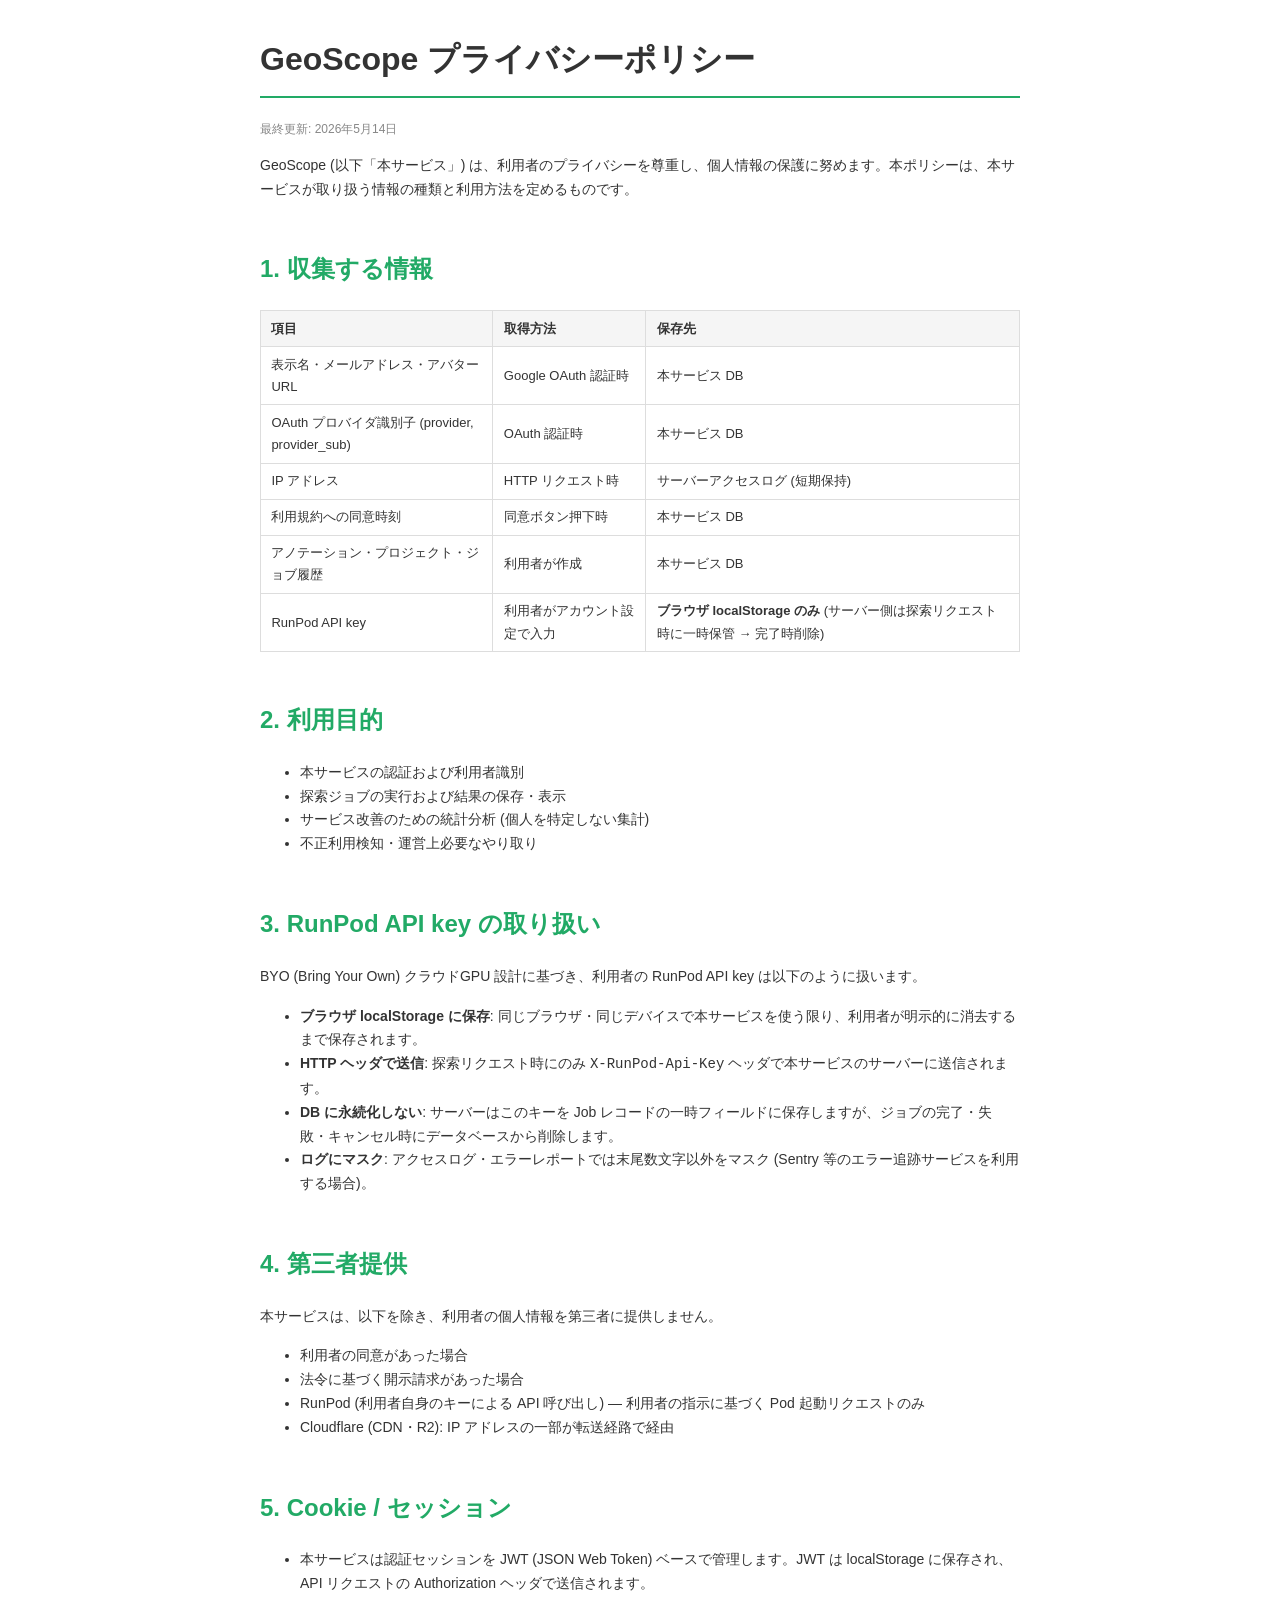
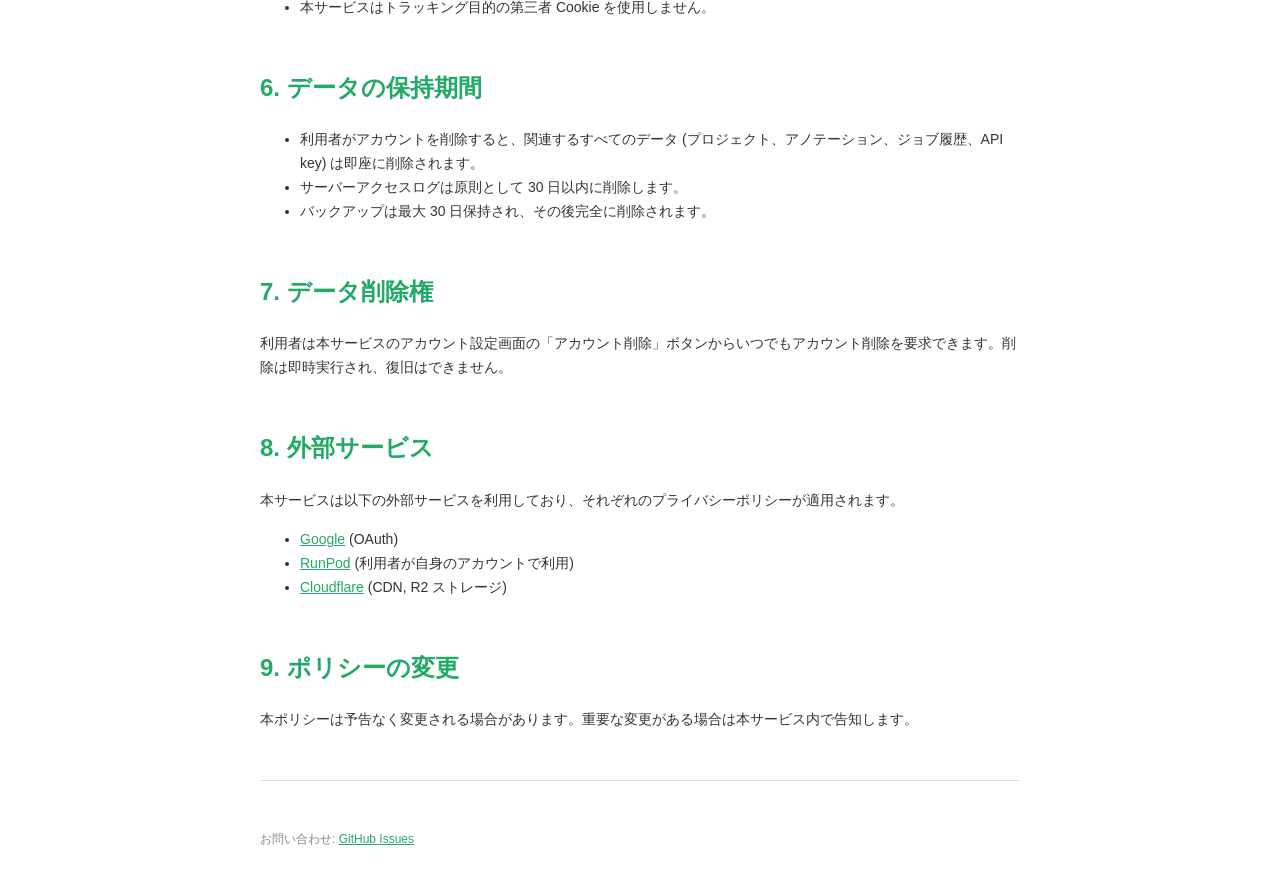
<file: frontend/public/privacy.html>
<!DOCTYPE html>
<html lang="ja">
<head>
<meta charset="UTF-8">
<title>GeoScope プライバシーポリシー</title>
<meta name="viewport" content="width=device-width, initial-scale=1">
<style>
  body { max-width: 760px; margin: 2em auto; padding: 0 1em; font-family: -apple-system, "Segoe UI", "Hiragino Kaku Gothic ProN", sans-serif; line-height: 1.7; color: #333; }
  h1 { border-bottom: 2px solid #2a6; padding-bottom: 0.3em; }
  h2 { color: #2a6; margin-top: 2em; }
  p, li { font-size: 14px; }
  a { color: #2a6; }
  hr { margin: 3em 0; border: 0; border-top: 1px solid #ddd; }
  .meta { color: #888; font-size: 12px; }
  table { border-collapse: collapse; width: 100%; font-size: 13px; margin: 1em 0; }
  th, td { border: 1px solid #ddd; padding: 0.5em 0.8em; text-align: left; }
  th { background: #f5f5f5; }
</style>
</head>
<body>

<h1>GeoScope プライバシーポリシー</h1>
<p class="meta">最終更新: 2026年5月14日</p>

<p>GeoScope (以下「本サービス」) は、利用者のプライバシーを尊重し、個人情報の保護に努めます。本ポリシーは、本サービスが取り扱う情報の種類と利用方法を定めるものです。</p>

<h2>1. 収集する情報</h2>
<table>
  <tr><th>項目</th><th>取得方法</th><th>保存先</th></tr>
  <tr><td>表示名・メールアドレス・アバター URL</td><td>Google OAuth 認証時</td><td>本サービス DB</td></tr>
  <tr><td>OAuth プロバイダ識別子 (provider, provider_sub)</td><td>OAuth 認証時</td><td>本サービス DB</td></tr>
  <tr><td>IP アドレス</td><td>HTTP リクエスト時</td><td>サーバーアクセスログ (短期保持)</td></tr>
  <tr><td>利用規約への同意時刻</td><td>同意ボタン押下時</td><td>本サービス DB</td></tr>
  <tr><td>アノテーション・プロジェクト・ジョブ履歴</td><td>利用者が作成</td><td>本サービス DB</td></tr>
  <tr><td>RunPod API key</td><td>利用者がアカウント設定で入力</td><td><strong>ブラウザ localStorage のみ</strong> (サーバー側は探索リクエスト時に一時保管 → 完了時削除)</td></tr>
</table>

<h2>2. 利用目的</h2>
<ul>
  <li>本サービスの認証および利用者識別</li>
  <li>探索ジョブの実行および結果の保存・表示</li>
  <li>サービス改善のための統計分析 (個人を特定しない集計)</li>
  <li>不正利用検知・運営上必要なやり取り</li>
</ul>

<h2>3. RunPod API key の取り扱い</h2>
<p>BYO (Bring Your Own) クラウドGPU 設計に基づき、利用者の RunPod API key は以下のように扱います。</p>
<ul>
  <li><strong>ブラウザ localStorage に保存</strong>: 同じブラウザ・同じデバイスで本サービスを使う限り、利用者が明示的に消去するまで保存されます。</li>
  <li><strong>HTTP ヘッダで送信</strong>: 探索リクエスト時にのみ <code>X-RunPod-Api-Key</code> ヘッダで本サービスのサーバーに送信されます。</li>
  <li><strong>DB に永続化しない</strong>: サーバーはこのキーを Job レコードの一時フィールドに保存しますが、ジョブの完了・失敗・キャンセル時にデータベースから削除します。</li>
  <li><strong>ログにマスク</strong>: アクセスログ・エラーレポートでは末尾数文字以外をマスク (Sentry 等のエラー追跡サービスを利用する場合)。</li>
</ul>

<h2>4. 第三者提供</h2>
<p>本サービスは、以下を除き、利用者の個人情報を第三者に提供しません。</p>
<ul>
  <li>利用者の同意があった場合</li>
  <li>法令に基づく開示請求があった場合</li>
  <li>RunPod (利用者自身のキーによる API 呼び出し) — 利用者の指示に基づく Pod 起動リクエストのみ</li>
  <li>Cloudflare (CDN・R2): IP アドレスの一部が転送経路で経由</li>
</ul>

<h2>5. Cookie / セッション</h2>
<ul>
  <li>本サービスは認証セッションを JWT (JSON Web Token) ベースで管理します。JWT は localStorage に保存され、API リクエストの Authorization ヘッダで送信されます。</li>
  <li>本サービスはトラッキング目的の第三者 Cookie を使用しません。</li>
</ul>

<h2>6. データの保持期間</h2>
<ul>
  <li>利用者がアカウントを削除すると、関連するすべてのデータ (プロジェクト、アノテーション、ジョブ履歴、API key) は即座に削除されます。</li>
  <li>サーバーアクセスログは原則として 30 日以内に削除します。</li>
  <li>バックアップは最大 30 日保持され、その後完全に削除されます。</li>
</ul>

<h2>7. データ削除権</h2>
<p>利用者は本サービスのアカウント設定画面の「アカウント削除」ボタンからいつでもアカウント削除を要求できます。削除は即時実行され、復旧はできません。</p>

<h2>8. 外部サービス</h2>
<p>本サービスは以下の外部サービスを利用しており、それぞれのプライバシーポリシーが適用されます。</p>
<ul>
  <li><a href="https://policies.google.com/privacy" target="_blank" rel="noopener">Google</a> (OAuth)</li>
  <li><a href="https://www.runpod.io/legal/privacy-policy" target="_blank" rel="noopener">RunPod</a> (利用者が自身のアカウントで利用)</li>
  <li><a href="https://www.cloudflare.com/privacypolicy/" target="_blank" rel="noopener">Cloudflare</a> (CDN, R2 ストレージ)</li>
</ul>

<h2>9. ポリシーの変更</h2>
<p>本ポリシーは予告なく変更される場合があります。重要な変更がある場合は本サービス内で告知します。</p>

<hr>
<p class="meta">お問い合わせ: <a href="https://github.com/task-jp/geoscope/issues" target="_blank" rel="noopener">GitHub Issues</a></p>

</body>
</html>
</file>
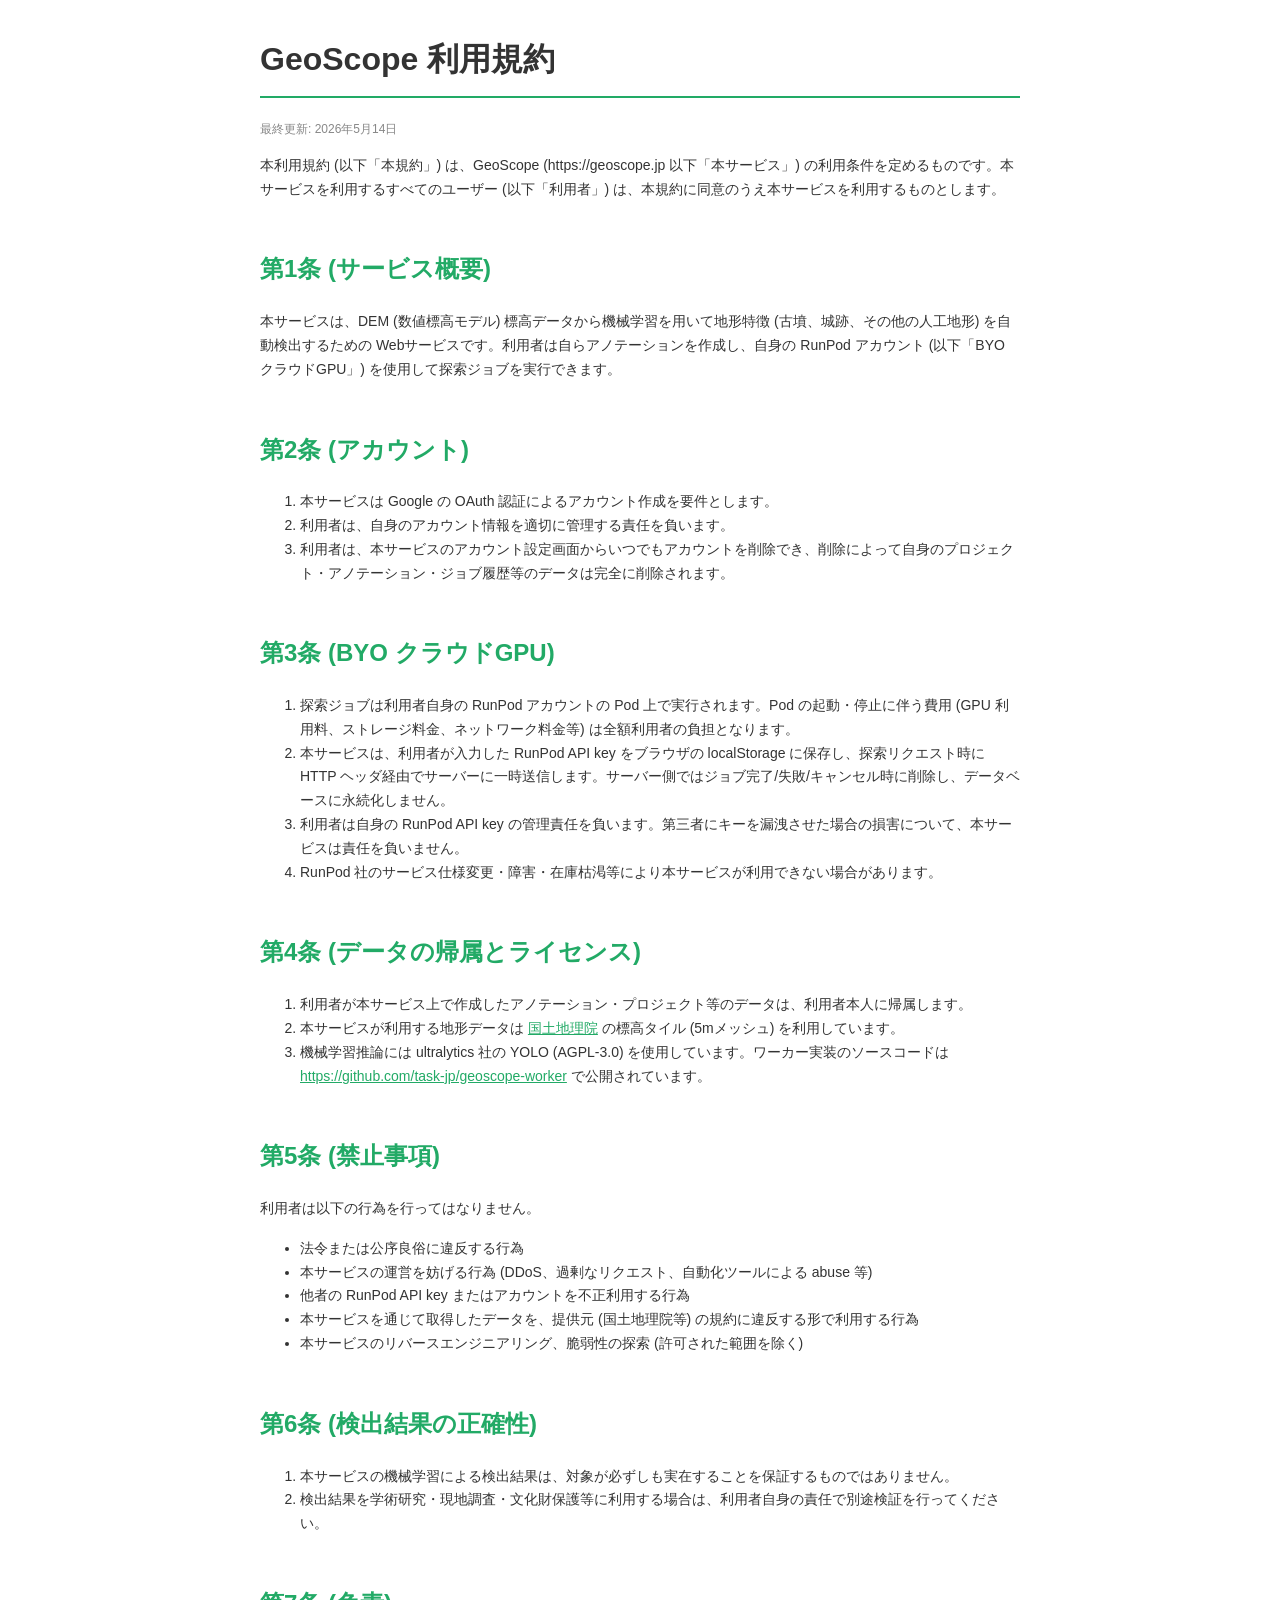
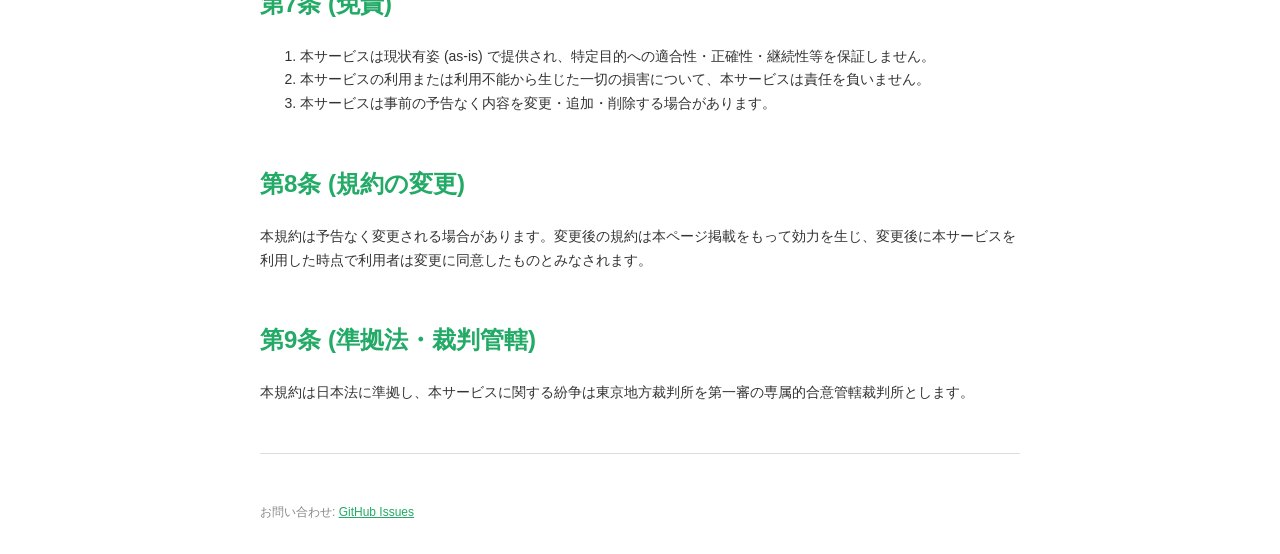
<file: frontend/public/terms.html>
<!DOCTYPE html>
<html lang="ja">
<head>
<meta charset="UTF-8">
<title>GeoScope 利用規約</title>
<meta name="viewport" content="width=device-width, initial-scale=1">
<style>
  body { max-width: 760px; margin: 2em auto; padding: 0 1em; font-family: -apple-system, "Segoe UI", "Hiragino Kaku Gothic ProN", sans-serif; line-height: 1.7; color: #333; }
  h1 { border-bottom: 2px solid #2a6; padding-bottom: 0.3em; }
  h2 { color: #2a6; margin-top: 2em; }
  p, li { font-size: 14px; }
  a { color: #2a6; }
  hr { margin: 3em 0; border: 0; border-top: 1px solid #ddd; }
  .meta { color: #888; font-size: 12px; }
</style>
</head>
<body>

<h1>GeoScope 利用規約</h1>
<p class="meta">最終更新: 2026年5月14日</p>

<p>本利用規約 (以下「本規約」) は、GeoScope (https://geoscope.jp 以下「本サービス」) の利用条件を定めるものです。本サービスを利用するすべてのユーザー (以下「利用者」) は、本規約に同意のうえ本サービスを利用するものとします。</p>

<h2>第1条 (サービス概要)</h2>
<p>本サービスは、DEM (数値標高モデル) 標高データから機械学習を用いて地形特徴 (古墳、城跡、その他の人工地形) を自動検出するための Webサービスです。利用者は自らアノテーションを作成し、自身の RunPod アカウント (以下「BYO クラウドGPU」) を使用して探索ジョブを実行できます。</p>

<h2>第2条 (アカウント)</h2>
<ol>
  <li>本サービスは Google の OAuth 認証によるアカウント作成を要件とします。</li>
  <li>利用者は、自身のアカウント情報を適切に管理する責任を負います。</li>
  <li>利用者は、本サービスのアカウント設定画面からいつでもアカウントを削除でき、削除によって自身のプロジェクト・アノテーション・ジョブ履歴等のデータは完全に削除されます。</li>
</ol>

<h2>第3条 (BYO クラウドGPU)</h2>
<ol>
  <li>探索ジョブは利用者自身の RunPod アカウントの Pod 上で実行されます。Pod の起動・停止に伴う費用 (GPU 利用料、ストレージ料金、ネットワーク料金等) は全額利用者の負担となります。</li>
  <li>本サービスは、利用者が入力した RunPod API key をブラウザの localStorage に保存し、探索リクエスト時に HTTP ヘッダ経由でサーバーに一時送信します。サーバー側ではジョブ完了/失敗/キャンセル時に削除し、データベースに永続化しません。</li>
  <li>利用者は自身の RunPod API key の管理責任を負います。第三者にキーを漏洩させた場合の損害について、本サービスは責任を負いません。</li>
  <li>RunPod 社のサービス仕様変更・障害・在庫枯渇等により本サービスが利用できない場合があります。</li>
</ol>

<h2>第4条 (データの帰属とライセンス)</h2>
<ol>
  <li>利用者が本サービス上で作成したアノテーション・プロジェクト等のデータは、利用者本人に帰属します。</li>
  <li>本サービスが利用する地形データは <a href="https://www.gsi.go.jp/" target="_blank" rel="noopener">国土地理院</a> の標高タイル (5mメッシュ) を利用しています。</li>
  <li>機械学習推論には ultralytics 社の YOLO (AGPL-3.0) を使用しています。ワーカー実装のソースコードは <a href="https://github.com/task-jp/geoscope-worker" target="_blank" rel="noopener">https://github.com/task-jp/geoscope-worker</a> で公開されています。</li>
</ol>

<h2>第5条 (禁止事項)</h2>
<p>利用者は以下の行為を行ってはなりません。</p>
<ul>
  <li>法令または公序良俗に違反する行為</li>
  <li>本サービスの運営を妨げる行為 (DDoS、過剰なリクエスト、自動化ツールによる abuse 等)</li>
  <li>他者の RunPod API key またはアカウントを不正利用する行為</li>
  <li>本サービスを通じて取得したデータを、提供元 (国土地理院等) の規約に違反する形で利用する行為</li>
  <li>本サービスのリバースエンジニアリング、脆弱性の探索 (許可された範囲を除く)</li>
</ul>

<h2>第6条 (検出結果の正確性)</h2>
<ol>
  <li>本サービスの機械学習による検出結果は、対象が必ずしも実在することを保証するものではありません。</li>
  <li>検出結果を学術研究・現地調査・文化財保護等に利用する場合は、利用者自身の責任で別途検証を行ってください。</li>
</ol>

<h2>第7条 (免責)</h2>
<ol>
  <li>本サービスは現状有姿 (as-is) で提供され、特定目的への適合性・正確性・継続性等を保証しません。</li>
  <li>本サービスの利用または利用不能から生じた一切の損害について、本サービスは責任を負いません。</li>
  <li>本サービスは事前の予告なく内容を変更・追加・削除する場合があります。</li>
</ol>

<h2>第8条 (規約の変更)</h2>
<p>本規約は予告なく変更される場合があります。変更後の規約は本ページ掲載をもって効力を生じ、変更後に本サービスを利用した時点で利用者は変更に同意したものとみなされます。</p>

<h2>第9条 (準拠法・裁判管轄)</h2>
<p>本規約は日本法に準拠し、本サービスに関する紛争は東京地方裁判所を第一審の専属的合意管轄裁判所とします。</p>

<hr>
<p class="meta">お問い合わせ: <a href="https://github.com/task-jp/geoscope/issues" target="_blank" rel="noopener">GitHub Issues</a></p>

</body>
</html>
</file>
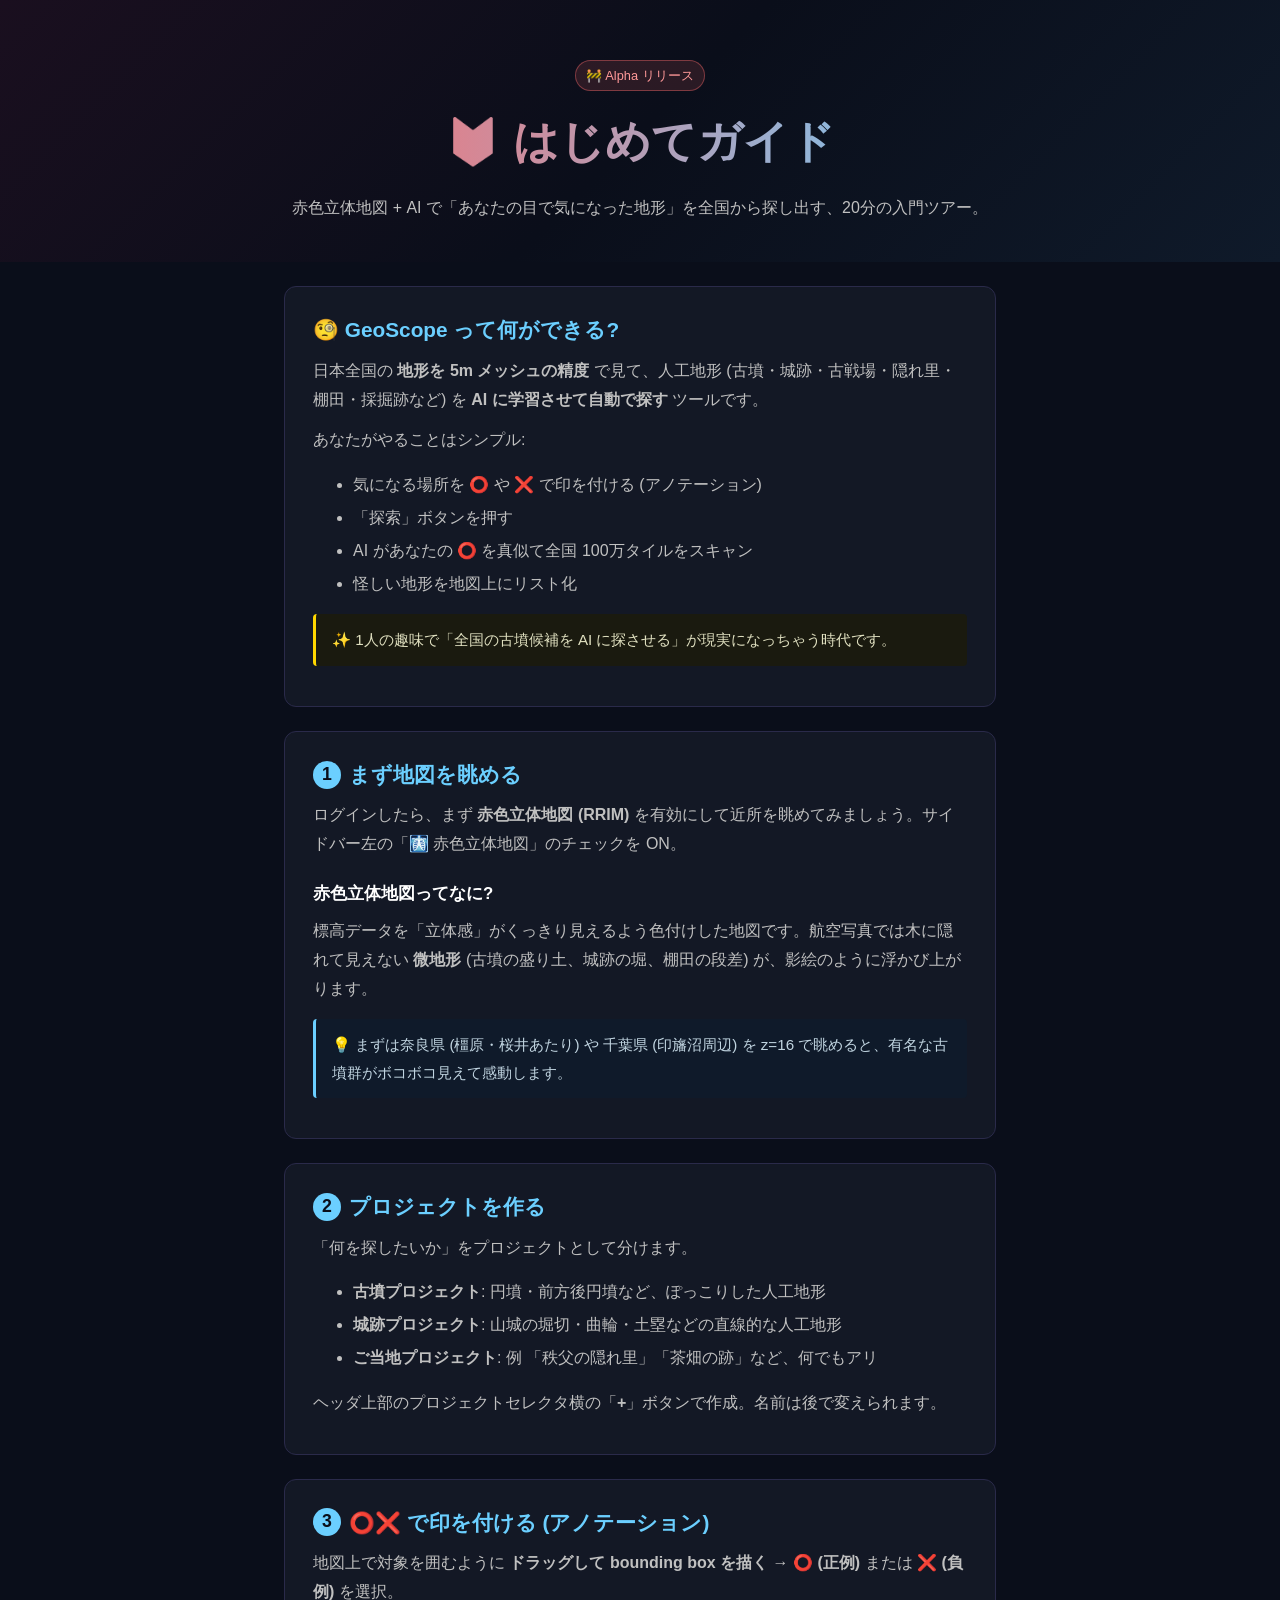
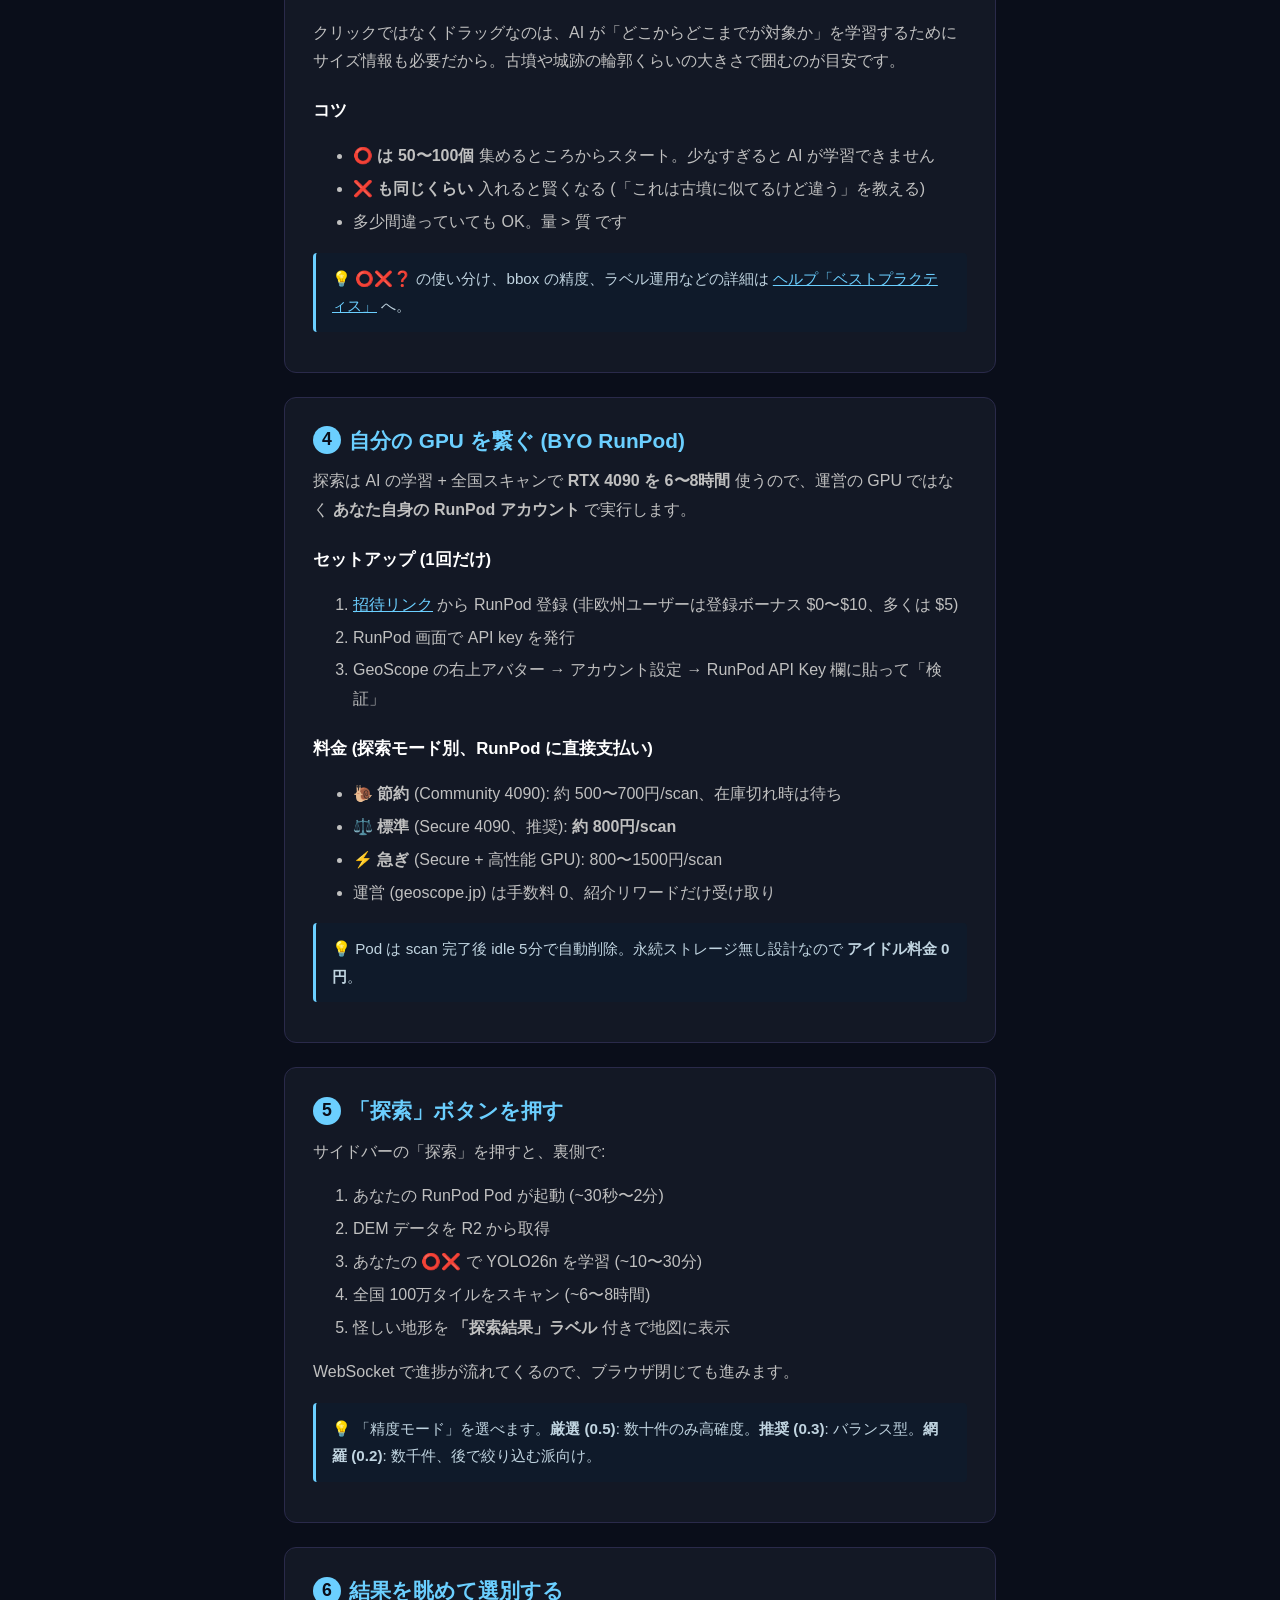
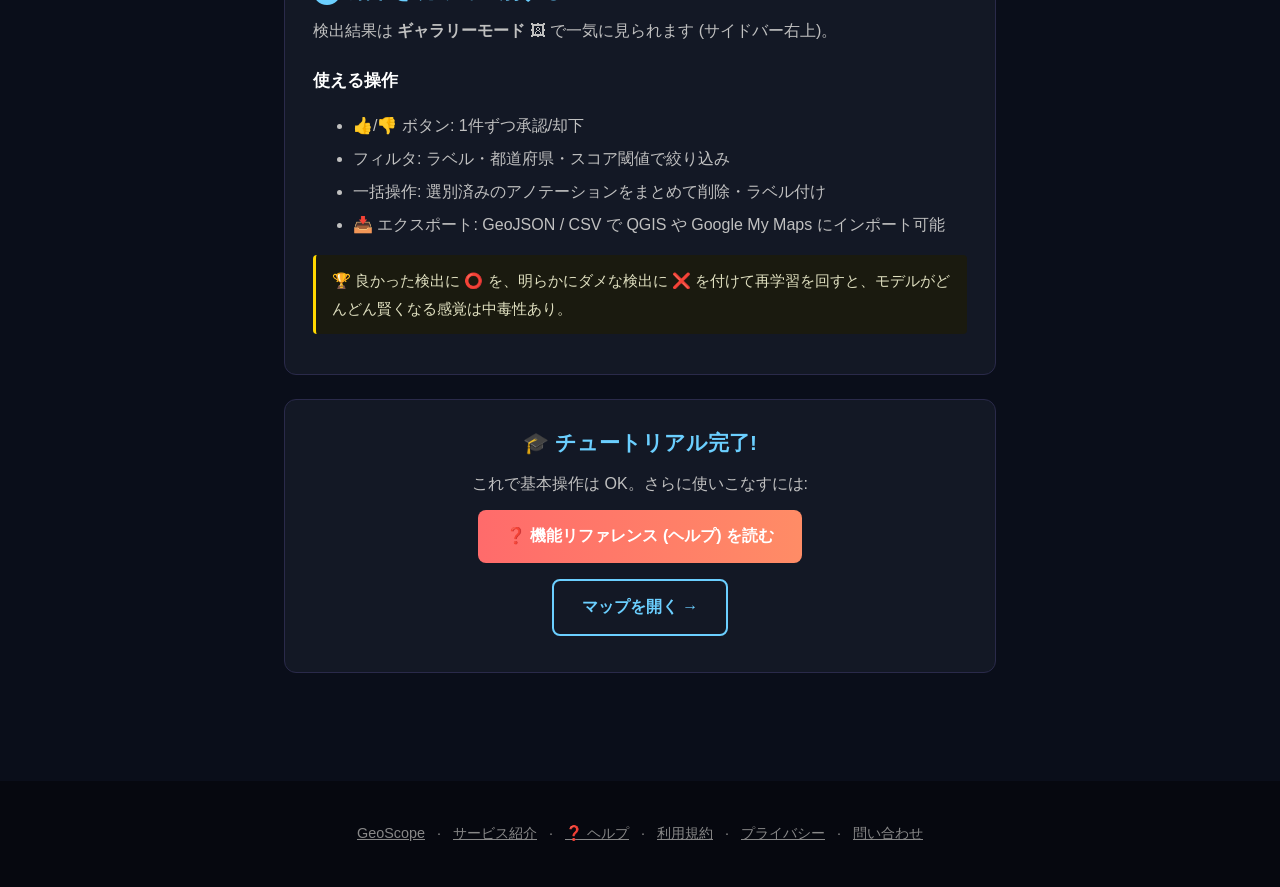
<file: frontend/public/tutorial.html>
<!DOCTYPE html>
<html lang="ja">
<head>
<meta charset="UTF-8">
<title>GeoScope はじめてガイド (チュートリアル)</title>
<meta name="viewport" content="width=device-width, initial-scale=1">
<meta name="description" content="GeoScope の初心者向けチュートリアル。地図を眺める → アノテーション → 探索 までの 6 ステップ。">
<style>
  *, *::before, *::after { box-sizing: border-box; }
  html, body { margin: 0; padding: 0; }
  body {
    font-family: -apple-system, "Segoe UI", "Hiragino Kaku Gothic ProN", sans-serif;
    background: #0a0e1a;
    color: #e0e0e0;
    line-height: 1.8;
    min-height: 100vh;
  }
  a { color: #6bcfff; }
  .container { max-width: 760px; margin: 0 auto; padding: 24px; }

  header.top {
    padding: 60px 24px 40px;
    background: linear-gradient(135deg, #1a0f1f 0%, #0a0e1a 50%, #0f1a2a 100%);
    text-align: center;
  }
  header.top h1 {
    font-size: clamp(1.8em, 5vw, 2.8em);
    margin: 0 0 12px;
    background: linear-gradient(90deg, #ff6b6b, #6bcfff);
    -webkit-background-clip: text;
    background-clip: text;
    -webkit-text-fill-color: transparent;
  }
  header.top p { color: #c0c0c0; margin: 0; }

  .chapter {
    background: #131825;
    border: 1px solid #2a2a4a;
    border-radius: 12px;
    padding: 24px 28px;
    margin-bottom: 24px;
  }
  .chapter h2 {
    color: #6bcfff;
    margin: 0 0 8px;
    font-size: 1.3em;
    display: flex;
    align-items: center;
    gap: 8px;
  }
  .chapter .step-num {
    background: #6bcfff;
    color: #0a0e1a;
    width: 28px;
    height: 28px;
    border-radius: 50%;
    display: inline-flex;
    align-items: center;
    justify-content: center;
    font-size: 0.85em;
    font-weight: 700;
  }
  .chapter h3 { color: #fff; margin: 20px 0 8px; font-size: 1.05em; }
  .chapter p { color: #c0c0c0; margin: 0 0 12px; }
  .chapter ul, .chapter ol { color: #c0c0c0; }
  .chapter li { margin: 4px 0; }
  .chapter code {
    background: #0d1117;
    padding: 2px 6px;
    border-radius: 3px;
    font-size: 0.9em;
    color: #6bcfff;
  }

  .callout {
    background: #1a0f1f;
    border-left: 3px solid #ff6b6b;
    padding: 12px 16px;
    margin: 16px 0;
    border-radius: 4px;
    color: #e0c0c0;
    font-size: 0.95em;
  }
  .callout.tip {
    background: #0f1a2a;
    border-left-color: #6bcfff;
    color: #c0d4e0;
  }
  .callout.fun {
    background: #1a1a0f;
    border-left-color: #ffd700;
    color: #e0e0c0;
  }

  .btn {
    display: inline-block;
    padding: 12px 28px;
    border-radius: 8px;
    font-weight: 600;
    text-decoration: none;
    background: linear-gradient(90deg, #ff6b6b, #ff8c66);
    color: #fff;
  }
  .btn-outline { background: transparent; border: 2px solid #6bcfff; color: #6bcfff; }

  footer {
    margin-top: 60px;
    padding: 40px 24px;
    text-align: center;
    background: #06080f;
    color: #888;
    font-size: 0.9em;
  }
  footer a { color: #888; margin: 0 8px; }
</style>
</head>
<body>

<header class="top">
  <div class="container" style="padding: 0;">
    <div style="display:inline-block;padding:3px 10px;margin-bottom:10px;background:#ff6b6b22;border:1px solid #ff6b6b66;border-radius:20px;color:#ff9999;font-size:0.8em;">🚧 Alpha リリース</div>
    <h1>🔰 はじめてガイド</h1>
    <p>赤色立体地図 + AI で「あなたの目で気になった地形」を全国から探し出す、20分の入門ツアー。</p>
  </div>
</header>

<div class="container">

  <div class="chapter">
    <h2>🧐 GeoScope って何ができる?</h2>
    <p>
      日本全国の <strong>地形を 5m メッシュの精度</strong> で見て、人工地形 (古墳・城跡・古戦場・隠れ里・棚田・採掘跡など) を <strong>AI に学習させて自動で探す</strong> ツールです。
    </p>
    <p>あなたがやることはシンプル:</p>
    <ul>
      <li>気になる場所を <strong>⭕</strong> や <strong>❌</strong> で印を付ける (アノテーション)</li>
      <li>「探索」ボタンを押す</li>
      <li>AI があなたの ⭕ を真似て全国 100万タイルをスキャン</li>
      <li>怪しい地形を地図上にリスト化</li>
    </ul>
    <div class="callout fun">
      ✨ 1人の趣味で「全国の古墳候補を AI に探させる」が現実になっちゃう時代です。
    </div>
  </div>

  <div class="chapter">
    <h2><span class="step-num">1</span> まず地図を眺める</h2>
    <p>ログインしたら、まず <strong>赤色立体地図 (RRIM)</strong> を有効にして近所を眺めてみましょう。サイドバー左の「🩻 赤色立体地図」のチェックを ON。</p>
    <h3>赤色立体地図ってなに?</h3>
    <p>標高データを「立体感」がくっきり見えるよう色付けした地図です。航空写真では木に隠れて見えない <strong>微地形</strong> (古墳の盛り土、城跡の堀、棚田の段差) が、影絵のように浮かび上がります。</p>
    <div class="callout tip">
      💡 まずは奈良県 (橿原・桜井あたり) や 千葉県 (印旛沼周辺) を z=16 で眺めると、有名な古墳群がボコボコ見えて感動します。
    </div>
  </div>

  <div class="chapter">
    <h2><span class="step-num">2</span> プロジェクトを作る</h2>
    <p>「何を探したいか」をプロジェクトとして分けます。</p>
    <ul>
      <li><strong>古墳プロジェクト</strong>: 円墳・前方後円墳など、ぽっこりした人工地形</li>
      <li><strong>城跡プロジェクト</strong>: 山城の堀切・曲輪・土塁などの直線的な人工地形</li>
      <li><strong>ご当地プロジェクト</strong>: 例 「秩父の隠れ里」「茶畑の跡」など、何でもアリ</li>
    </ul>
    <p>ヘッダ上部のプロジェクトセレクタ横の「<strong>+</strong>」ボタンで作成。名前は後で変えられます。</p>
  </div>

  <div class="chapter">
    <h2><span class="step-num">3</span> ⭕❌ で印を付ける (アノテーション)</h2>
    <p>地図上で対象を囲むように <strong>ドラッグして bounding box を描く</strong> → <strong>⭕ (正例)</strong> または <strong>❌ (負例)</strong> を選択。</p>
    <p>クリックではなくドラッグなのは、AI が「どこからどこまでが対象か」を学習するためにサイズ情報も必要だから。古墳や城跡の輪郭くらいの大きさで囲むのが目安です。</p>
    <h3>コツ</h3>
    <ul>
      <li><strong>⭕ は 50〜100個</strong> 集めるところからスタート。少なすぎると AI が学習できません</li>
      <li><strong>❌ も同じくらい</strong> 入れると賢くなる (「これは古墳に似てるけど違う」を教える)</li>
      <li>多少間違っていても OK。量 &gt; 質 です</li>
    </ul>
    <div class="callout tip">
      💡 ⭕❌❓ の使い分け、bbox の精度、ラベル運用などの詳細は <a href="/help.html">ヘルプ「ベストプラクティス」</a> へ。
    </div>
  </div>

  <div class="chapter">
    <h2><span class="step-num">4</span> 自分の GPU を繋ぐ (BYO RunPod)</h2>
    <p>探索は AI の学習 + 全国スキャンで <strong>RTX 4090 を 6〜8時間</strong> 使うので、運営の GPU ではなく <strong>あなた自身の RunPod アカウント</strong> で実行します。</p>
    <h3>セットアップ (1回だけ)</h3>
    <ol>
      <li><a href="https://runpod.io?ref=ok9s0q0q" target="_blank">招待リンク</a> から RunPod 登録 (非欧州ユーザーは登録ボーナス $0〜$10、多くは $5)</li>
      <li>RunPod 画面で API key を発行</li>
      <li>GeoScope の右上アバター → アカウント設定 → RunPod API Key 欄に貼って「検証」</li>
    </ol>
    <h3>料金 (探索モード別、RunPod に直接支払い)</h3>
    <ul>
      <li>🐌 <strong>節約</strong> (Community 4090): 約 500〜700円/scan、在庫切れ時は待ち</li>
      <li>⚖️ <strong>標準</strong> (Secure 4090、推奨): <strong>約 800円/scan</strong></li>
      <li>⚡ <strong>急ぎ</strong> (Secure + 高性能 GPU): 800〜1500円/scan</li>
      <li>運営 (geoscope.jp) は手数料 0、紹介リワードだけ受け取り</li>
    </ul>
    <div class="callout tip">
      💡 Pod は scan 完了後 idle 5分で自動削除。永続ストレージ無し設計なので <strong>アイドル料金 0 円</strong>。
    </div>
  </div>

  <div class="chapter">
    <h2><span class="step-num">5</span> 「探索」ボタンを押す</h2>
    <p>サイドバーの「探索」を押すと、裏側で:</p>
    <ol>
      <li>あなたの RunPod Pod が起動 (~30秒〜2分)</li>
      <li>DEM データを R2 から取得</li>
      <li>あなたの ⭕❌ で YOLO26n を学習 (~10〜30分)</li>
      <li>全国 100万タイルをスキャン (~6〜8時間)</li>
      <li>怪しい地形を <strong>「探索結果」ラベル</strong> 付きで地図に表示</li>
    </ol>
    <p>WebSocket で進捗が流れてくるので、ブラウザ閉じても進みます。</p>
    <div class="callout tip">
      💡 「精度モード」を選べます。<strong>厳選 (0.5)</strong>: 数十件のみ高確度。<strong>推奨 (0.3)</strong>: バランス型。<strong>網羅 (0.2)</strong>: 数千件、後で絞り込む派向け。
    </div>
  </div>

  <div class="chapter">
    <h2><span class="step-num">6</span> 結果を眺めて選別する</h2>
    <p>検出結果は <strong>ギャラリーモード</strong> 🖼 で一気に見られます (サイドバー右上)。</p>
    <h3>使える操作</h3>
    <ul>
      <li>👍/👎 ボタン: 1件ずつ承認/却下</li>
      <li>フィルタ: ラベル・都道府県・スコア閾値で絞り込み</li>
      <li>一括操作: 選別済みのアノテーションをまとめて削除・ラベル付け</li>
      <li>📥 エクスポート: GeoJSON / CSV で QGIS や Google My Maps にインポート可能</li>
    </ul>
    <div class="callout fun">
      🏆 良かった検出に ⭕ を、明らかにダメな検出に ❌ を付けて再学習を回すと、モデルがどんどん賢くなる感覚は中毒性あり。
    </div>
  </div>

  <div class="chapter" style="text-align: center;">
    <h2 style="justify-content:center;">🎓 チュートリアル完了!</h2>
    <p>これで基本操作は OK。さらに使いこなすには:</p>
    <p>
      <a href="/help.html" class="btn">❓ 機能リファレンス (ヘルプ) を読む</a>
    </p>
    <p style="margin-top:16px;">
      <a href="/" class="btn btn-outline">マップを開く →</a>
    </p>
  </div>

</div>

<footer>
  <div>
    <a href="/">GeoScope</a> ·
    <a href="/landing.html">サービス紹介</a> ·
    <a href="/help.html">❓ ヘルプ</a> ·
    <a href="/terms.html">利用規約</a> ·
    <a href="/privacy.html">プライバシー</a> ·
    <a href="https://github.com/task-jp/geoscope/issues" target="_blank">問い合わせ</a>
  </div>
</footer>

</body>
</html>
</file>
